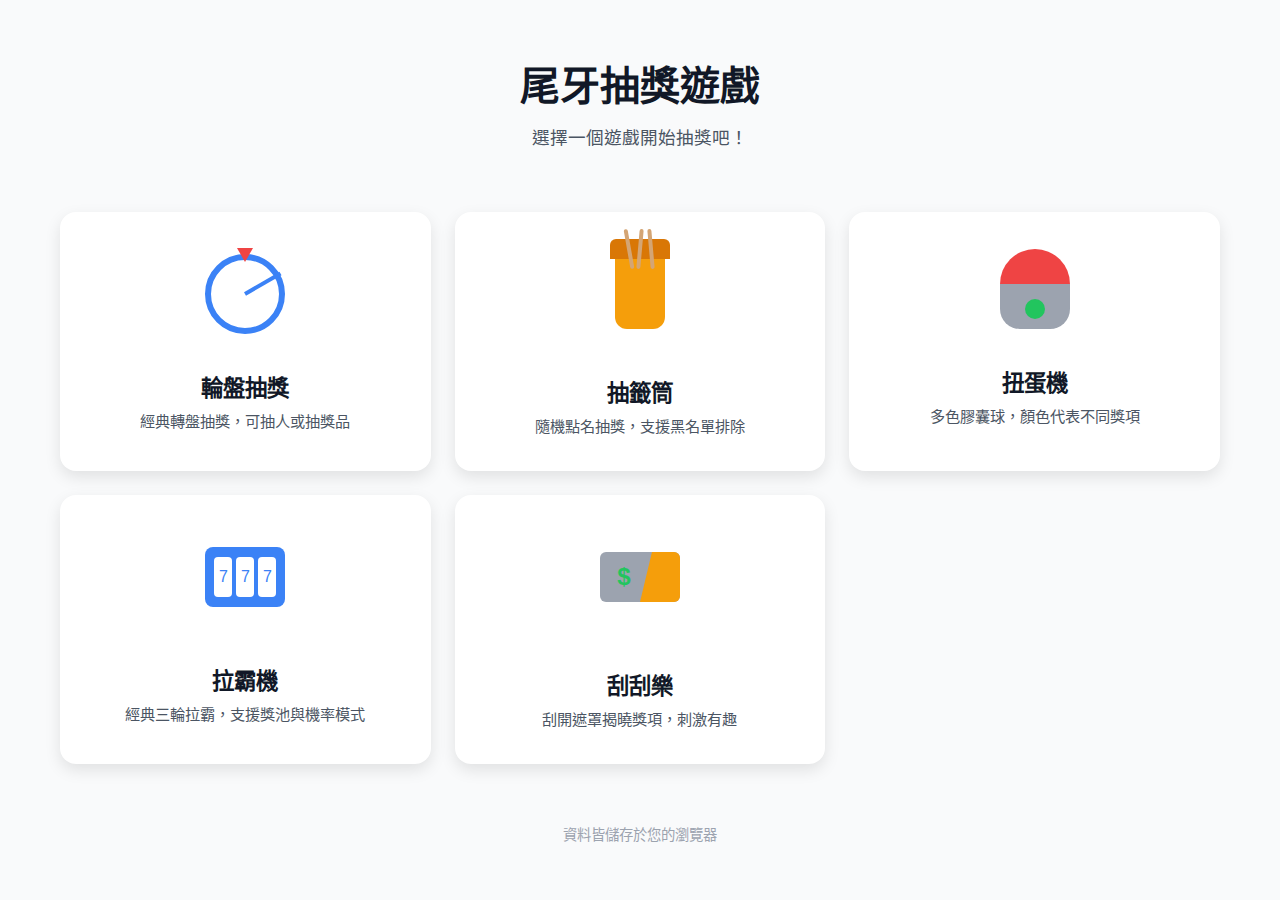
<file: index.html>
<!DOCTYPE html>
<html lang="zh-TW">
  <head>
    <meta charset="UTF-8" />
    <meta name="viewport" content="width=device-width, initial-scale=1.0" />
    <title>尾牙抽獎遊戲</title>
    <link rel="stylesheet" href="assets/css/global.css" />
    <style>
      .hero {
        text-align: center;
        padding: 60px 20px 40px;
      }
      .hero h1 {
        font-size: 2.5rem;
        color: var(--text-primary);
        margin-bottom: 12px;
      }
      .hero p {
        color: var(--text-secondary);
        font-size: 1.1rem;
      }
      .games-grid {
        display: grid;
        grid-template-columns: repeat(auto-fit, minmax(280px, 1fr));
        gap: 24px;
        max-width: 1200px;
        margin: 0 auto;
        padding: 20px;
      }
      .game-card {
        background: var(--card-bg);
        border-radius: var(--radius-lg);
        box-shadow: var(--shadow-md);
        padding: 32px 24px;
        text-align: center;
        cursor: pointer;
        transition: transform 0.2s, box-shadow 0.2s;
        text-decoration: none;
        display: block;
      }
      .game-card:hover {
        transform: translateY(-4px);
        box-shadow: var(--shadow-lg);
      }
      .game-card:active {
        transform: translateY(0);
      }
      .game-icon {
        width: 100px;
        height: 100px;
        margin: 0 auto 20px;
        position: relative;
      }
      .game-card h2 {
        font-size: 1.4rem;
        color: var(--text-primary);
        margin-bottom: 8px;
      }
      .game-card p {
        color: var(--text-secondary);
        font-size: 0.95rem;
        line-height: 1.5;
      }

      /* 輪盤圖示 */
      .icon-wheel {
        width: 80px;
        height: 80px;
        border-radius: 50%;
        border: 6px solid var(--primary);
        position: relative;
        margin: 10px auto;
      }
      .icon-wheel::before {
        content: "";
        position: absolute;
        top: 50%;
        left: 50%;
        width: 60%;
        height: 4px;
        background: var(--primary);
        transform-origin: left center;
        transform: translate(0, -50%) rotate(-30deg);
      }
      .icon-wheel::after {
        content: "";
        position: absolute;
        top: -12px;
        left: 50%;
        transform: translateX(-50%);
        border-left: 8px solid transparent;
        border-right: 8px solid transparent;
        border-top: 14px solid var(--danger);
      }

      /* 籤筒圖示 */
      .icon-picker {
        width: 50px;
        height: 70px;
        background: var(--warning);
        border-radius: 0 0 12px 12px;
        position: relative;
        margin: 15px auto;
      }
      .icon-picker::before {
        content: "";
        position: absolute;
        top: -20px;
        left: 50%;
        transform: translateX(-50%);
        width: 60px;
        height: 20px;
        background: var(--warning-dark);
        border-radius: 6px 6px 0 0;
      }
      .icon-picker-stick {
        position: absolute;
        width: 4px;
        height: 40px;
        background: #d4a574;
        border-radius: 2px;
        top: -30px;
      }
      .icon-picker-stick:nth-child(1) {
        left: 12px;
        transform: rotate(-10deg);
      }
      .icon-picker-stick:nth-child(2) {
        left: 23px;
        transform: rotate(5deg);
      }
      .icon-picker-stick:nth-child(3) {
        left: 34px;
        transform: rotate(-5deg);
      }

      /* 扭蛋圖示 */
      .icon-gacha {
        width: 70px;
        height: 90px;
        position: relative;
        margin: 5px auto;
      }
      .icon-gacha-top {
        width: 70px;
        height: 35px;
        background: var(--danger);
        border-radius: 35px 35px 0 0;
      }
      .icon-gacha-bottom {
        width: 70px;
        height: 45px;
        background: var(--text-tertiary);
        border-radius: 0 0 20px 20px;
        position: relative;
      }
      .icon-gacha-ball {
        width: 20px;
        height: 20px;
        border-radius: 50%;
        background: var(--success);
        position: absolute;
        bottom: 10px;
        left: 50%;
        transform: translateX(-50%);
      }

      /* 拉霸圖示 */
      .icon-slot {
        width: 80px;
        height: 60px;
        background: var(--primary);
        border-radius: 8px;
        display: flex;
        justify-content: center;
        align-items: center;
        gap: 4px;
        margin: 20px auto;
      }
      .icon-slot-reel {
        width: 18px;
        height: 40px;
        background: white;
        border-radius: 4px;
        display: flex;
        align-items: center;
        justify-content: center;
        font-size: 16px;
      }

      /* 刮刮樂圖示 */
      .icon-scratch {
        width: 80px;
        height: 50px;
        background: var(--text-tertiary);
        border-radius: 6px;
        position: relative;
        margin: 25px auto;
        overflow: hidden;
      }
      .icon-scratch::before {
        content: "$";
        position: absolute;
        font-size: 24px;
        font-weight: bold;
        color: var(--success);
        top: 50%;
        left: 30%;
        transform: translate(-50%, -50%);
      }
      .icon-scratch::after {
        content: "";
        position: absolute;
        top: 0;
        right: 0;
        width: 50%;
        height: 100%;
        background: var(--warning);
        clip-path: polygon(30% 0, 100% 0, 100% 100%, 0% 100%);
      }

      .footer {
        text-align: center;
        padding: 40px 20px;
        color: var(--text-tertiary);
        font-size: 0.9rem;
      }
    </style>
  </head>
  <body>
    <div class="hero">
      <h1>尾牙抽獎遊戲</h1>
      <p>選擇一個遊戲開始抽獎吧！</p>
    </div>

    <div class="games-grid">
      <!-- 輪盤抽獎 -->
      <a href="games/wheel/index.html" class="game-card">
        <div class="game-icon">
          <div class="icon-wheel"></div>
        </div>
        <h2>輪盤抽獎</h2>
        <p>經典轉盤抽獎，可抽人或抽獎品</p>
      </a>

      <!-- 抽籤筒 -->
      <a href="games/picker/index.html" class="game-card">
        <div class="game-icon">
          <div class="icon-picker">
            <div class="icon-picker-stick"></div>
            <div class="icon-picker-stick"></div>
            <div class="icon-picker-stick"></div>
          </div>
        </div>
        <h2>抽籤筒</h2>
        <p>隨機點名抽獎，支援黑名單排除</p>
      </a>

      <!-- 扭蛋 -->
      <a href="games/gacha/index.html" class="game-card">
        <div class="game-icon">
          <div class="icon-gacha">
            <div class="icon-gacha-top"></div>
            <div class="icon-gacha-bottom">
              <div class="icon-gacha-ball"></div>
            </div>
          </div>
        </div>
        <h2>扭蛋機</h2>
        <p>多色膠囊球，顏色代表不同獎項</p>
      </a>

      <!-- 拉霸機 -->
      <a href="games/slot/index.html" class="game-card">
        <div class="game-icon">
          <div class="icon-slot">
            <div class="icon-slot-reel">7</div>
            <div class="icon-slot-reel">7</div>
            <div class="icon-slot-reel">7</div>
          </div>
        </div>
        <h2>拉霸機</h2>
        <p>經典三輪拉霸，支援獎池與機率模式</p>
      </a>

      <!-- 刮刮樂 -->
      <a href="games/scratch/index.html" class="game-card">
        <div class="game-icon">
          <div class="icon-scratch"></div>
        </div>
        <h2>刮刮樂</h2>
        <p>刮開遮罩揭曉獎項，刺激有趣</p>
      </a>
    </div>

    <div class="footer">
      <p>資料皆儲存於您的瀏覽器</p>
    </div>
  </body>
</html>
</file>
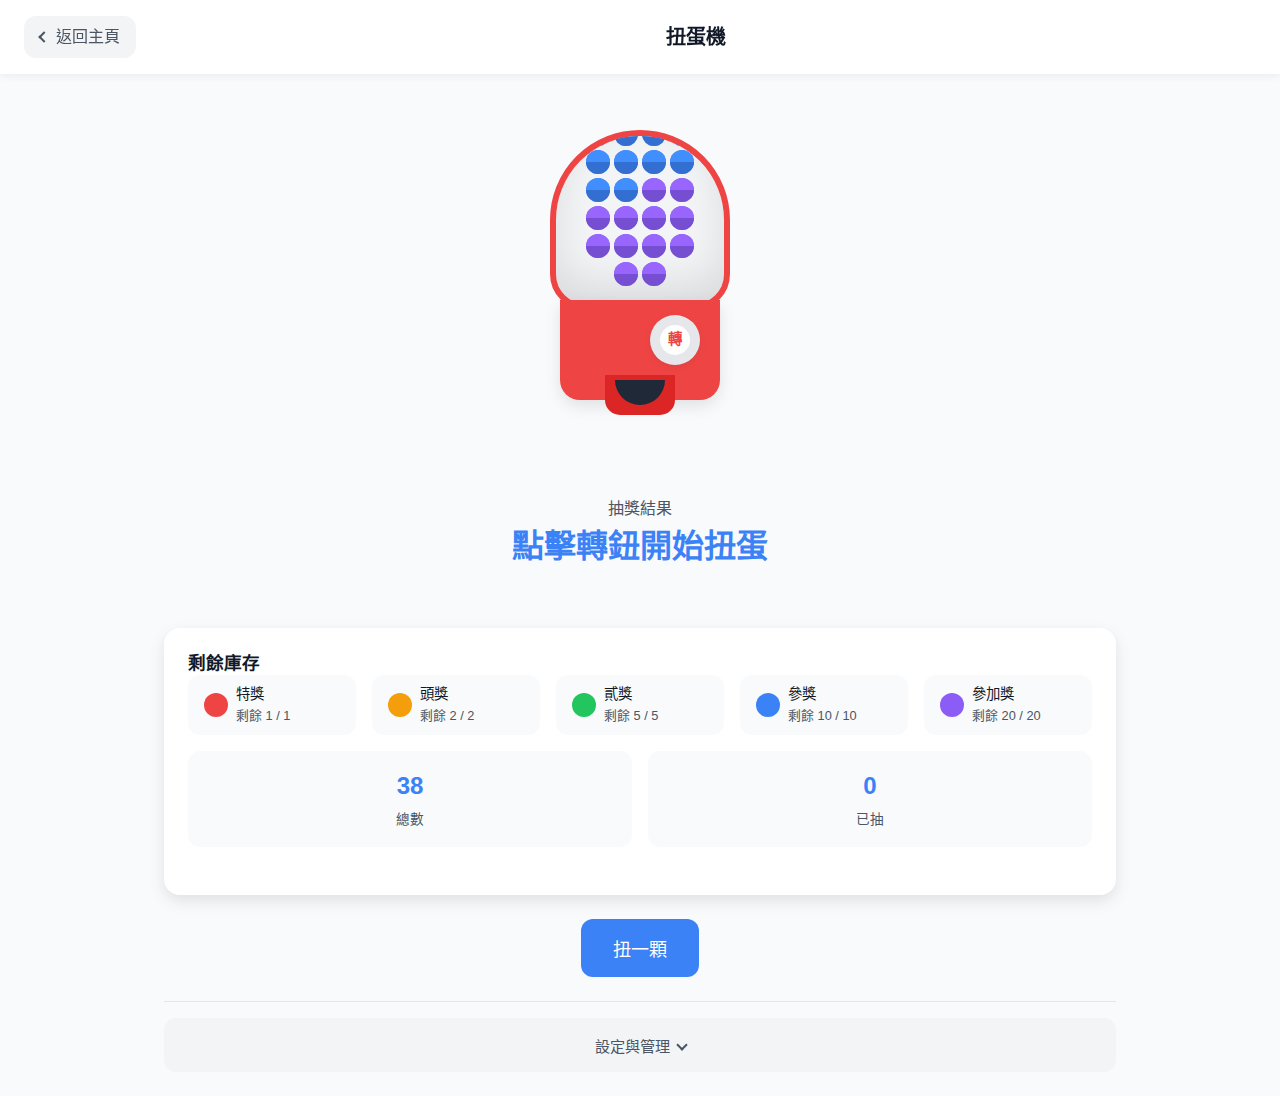
<file: games/gacha/index.html>
<!DOCTYPE html>
<html lang="zh-TW">
<head>
  <meta charset="UTF-8">
  <meta name="viewport" content="width=device-width, initial-scale=1.0">
  <title>扭蛋機 - 尾牙抽獎遊戲</title>
  <link rel="stylesheet" href="../../assets/css/global.css">
  <link rel="stylesheet" href="style.css">
</head>
<body>
  <!-- Header -->
  <header class="game-header">
    <a href="../../index.html" class="back-btn">返回主頁</a>
    <h1>扭蛋機</h1>
    <div></div>
  </header>

  <div class="container">
    <!-- 扭蛋機區域 -->
    <div class="gacha-container">
      <div class="gacha-machine">
        <!-- 機器頂部 -->
        <div class="machine-top">
          <div class="machine-globe">
            <div class="capsules-display" id="capsulesDisplay">
              <!-- 動態產生膠囊球 -->
            </div>
          </div>
        </div>
        <!-- 機器底部 -->
        <div class="machine-body">
          <div class="machine-knob" id="machineKnob">
            <div class="knob-inner">轉</div>
          </div>
          <div class="machine-outlet">
            <div class="outlet-hole"></div>
          </div>
        </div>
        <!-- 掉落的膠囊 -->
        <div class="falling-capsule hidden" id="fallingCapsule">
          <div class="capsule">
            <div class="capsule-top"></div>
            <div class="capsule-bottom"></div>
          </div>
        </div>
      </div>
    </div>

    <!-- 結果顯示 -->
    <div class="result-display" id="resultDisplay">
      <div class="result-label">抽獎結果</div>
      <div class="result-capsule hidden" id="resultCapsule">
        <div class="capsule large">
          <div class="capsule-top"></div>
          <div class="capsule-bottom"></div>
        </div>
      </div>
      <div class="result-text" id="resultText">點擊轉鈕開始扭蛋</div>
      <div class="result-prize hidden" id="resultPrize"></div>
    </div>

    <!-- 庫存統計 -->
    <div class="inventory-section">
      <h3 class="section-title">剩餘庫存</h3>
      <div class="inventory-grid" id="inventoryGrid">
        <!-- 動態產生 -->
      </div>
      <div class="stats-row mt-md">
        <div class="stat-item">
          <div class="stat-value" id="totalCount">0</div>
          <div class="stat-label">總數</div>
        </div>
        <div class="stat-item">
          <div class="stat-value" id="drawnCount">0</div>
          <div class="stat-label">已抽</div>
        </div>
      </div>
    </div>

    <!-- 操作按鈕 -->
    <div class="action-buttons">
      <button class="btn btn-primary btn-lg" id="gachaBtn">扭一顆</button>
    </div>

    <!-- 設定面板（預設隱藏） -->
    <div class="settings-panel">
      <button class="settings-toggle-btn" id="settingsToggle">設定與管理</button>
      <div class="settings-content" id="settingsContent">
        <!-- 顏色設定 -->
        <div class="card mt-lg">
          <div class="section-header">
            <h3 class="section-title">顏色與獎項設定</h3>
            <button class="btn btn-sm btn-success" id="addColorBtn">新增顏色</button>
          </div>
          <div class="color-settings" id="colorSettings">
            <!-- 動態產生 -->
          </div>
          <button class="btn btn-primary mt-md" id="applySettingsBtn">套用設定</button>
        </div>

        <!-- 操作紀錄 -->
        <div class="logs-section">
          <div class="logs-header">
            <h3 class="section-title collapse-toggle" id="logsToggle">操作紀錄</h3>
            <span class="badge" id="logsCount">0 筆</span>
          </div>
          <div class="collapse-content" id="logsContent">
            <div class="logs-list" id="logsList"></div>
          </div>
        </div>

        <!-- 資料管理 -->
        <div class="data-actions">
          <button class="btn btn-secondary" id="exportBtn">匯出 JSON</button>
          <button class="btn btn-secondary" id="importBtn">匯入 JSON</button>
          <button class="btn btn-danger" id="resetBtn">重置遊戲</button>
        </div>
      </div>
    </div>
  </div>

  <!-- 匯入 Modal -->
  <div class="modal-overlay" id="importModal">
    <div class="modal">
      <div class="modal-header">
        <h3>匯入 JSON</h3>
        <button class="modal-close" id="closeImportModal">&times;</button>
      </div>
      <div class="modal-body">
        <div class="form-group">
          <label class="form-label">選擇檔案</label>
          <input type="file" accept=".json" id="importFile" class="form-input">
        </div>
        <div class="form-group">
          <label class="form-label">或貼上 JSON</label>
          <textarea class="form-textarea" id="importText" placeholder='{"version": "LUCKY_GACHA_V1", ...}'></textarea>
        </div>
      </div>
      <div class="modal-footer">
        <button class="btn btn-secondary" id="cancelImport">取消</button>
        <button class="btn btn-primary" id="confirmImport">確認匯入</button>
      </div>
    </div>
  </div>

  <script src="../../assets/js/utils.js"></script>
  <script src="app.js"></script>
</body>
</html>
</file>
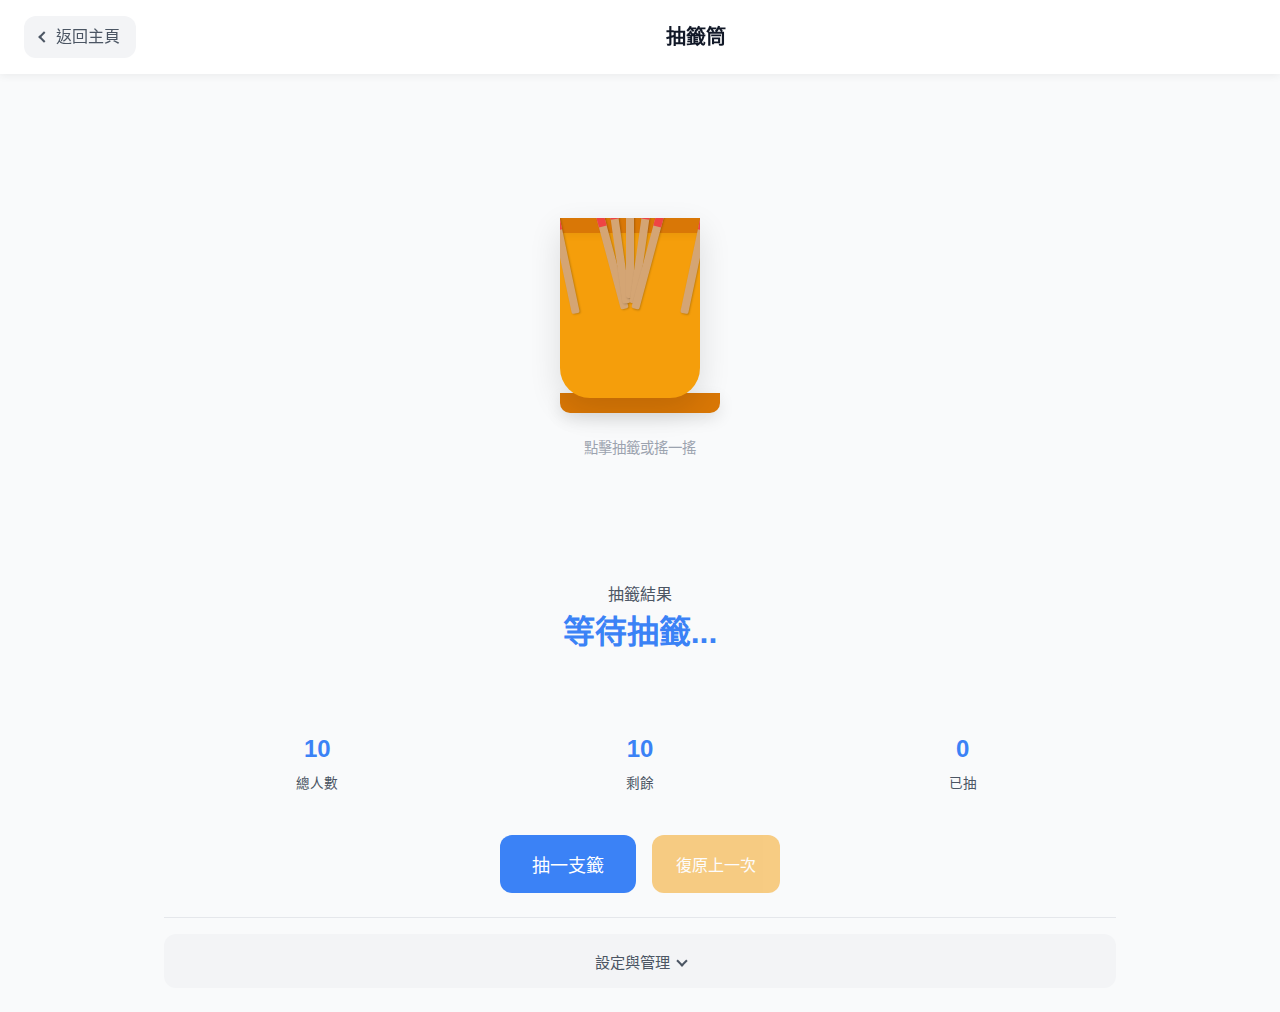
<file: games/picker/index.html>
<!DOCTYPE html>
<html lang="zh-TW">
<head>
  <meta charset="UTF-8">
  <meta name="viewport" content="width=device-width, initial-scale=1.0">
  <title>抽籤筒 - 尾牙抽獎遊戲</title>
  <link rel="stylesheet" href="../../assets/css/global.css">
  <link rel="stylesheet" href="style.css">
</head>
<body>
  <!-- Header -->
  <header class="game-header">
    <a href="../../index.html" class="back-btn">返回主頁</a>
    <h1>抽籤筒</h1>
    <div></div>
  </header>

  <div class="container">
    <!-- 籤筒區域 -->
    <div class="picker-container">
      <!-- 抽出的籤條（打橫顯示名字） -->
      <div class="picked-stick-container" id="pickedStickContainer">
        <div class="picked-stick">
          <span class="picked-stick-name" id="pickedStickName"></span>
        </div>
      </div>

      <div class="picker-jar" id="pickerJar">
        <div class="jar-body">
          <div class="jar-rim"></div>
          <div class="sticks-container" id="sticksContainer">
            <!-- 動態產生籤條 -->
          </div>
        </div>
        <div class="jar-base"></div>
      </div>
      <div class="shake-hint" id="shakeHint">點擊抽籤或搖一搖</div>
    </div>

    <!-- 結果顯示 -->
    <div class="result-display" id="resultDisplay">
      <div class="result-label">抽籤結果</div>
      <div class="result-text" id="resultText">等待抽籤...</div>
    </div>

    <!-- 統計 -->
    <div class="stats-row">
      <div class="stat-item">
        <div class="stat-value" id="totalCount">0</div>
        <div class="stat-label">總人數</div>
      </div>
      <div class="stat-item">
        <div class="stat-value" id="remainCount">0</div>
        <div class="stat-label">剩餘</div>
      </div>
      <div class="stat-item">
        <div class="stat-value" id="drawnCount">0</div>
        <div class="stat-label">已抽</div>
      </div>
    </div>

    <!-- 操作按鈕 -->
    <div class="action-buttons">
      <button class="btn btn-primary btn-lg" id="pickBtn">抽一支籤</button>
      <button class="btn btn-warning" id="undoBtn" disabled>復原上一次</button>
    </div>

    <!-- 設定面板（預設隱藏） -->
    <div class="settings-panel">
      <button class="settings-toggle-btn" id="settingsToggle">設定與管理</button>
      <div class="settings-content" id="settingsContent">
        <!-- 名單編輯 -->
        <div class="card mt-lg">
          <div class="section-header">
            <h3 class="section-title">名單編輯（每行一人）</h3>
            <button class="btn btn-sm btn-secondary" id="applyListBtn">套用名單</button>
          </div>
          <textarea class="form-textarea" id="listInput" placeholder="請輸入名單，每行一人..."></textarea>
        </div>

        <!-- 黑名單 -->
        <div class="card mt-lg">
          <div class="section-header">
            <h3 class="section-title">黑名單（不參與抽獎）</h3>
            <button class="btn btn-sm btn-secondary" id="applyBlacklistBtn">套用黑名單</button>
          </div>
          <textarea class="form-textarea" id="blacklistInput" placeholder="請輸入黑名單，每行一人..."></textarea>
        </div>

        <!-- 已抽出名單 -->
        <div class="card mt-lg">
          <div class="section-header">
            <h3 class="section-title">已抽出名單</h3>
            <button class="btn btn-sm btn-secondary" id="clearDrawnBtn">清除已抽</button>
          </div>
          <div class="drawn-list" id="drawnList">
            <p class="empty-text">尚無已抽人員</p>
          </div>
        </div>

        <!-- 操作紀錄 -->
        <div class="logs-section">
          <div class="logs-header">
            <h3 class="section-title collapse-toggle" id="logsToggle">操作紀錄</h3>
            <span class="badge" id="logsCount">0 筆</span>
          </div>
          <div class="collapse-content" id="logsContent">
            <div class="logs-list" id="logsList"></div>
          </div>
        </div>

        <!-- 資料管理 -->
        <div class="data-actions">
          <button class="btn btn-secondary" id="exportBtn">匯出 JSON</button>
          <button class="btn btn-secondary" id="importBtn">匯入 JSON</button>
          <button class="btn btn-danger" id="resetBtn">重置遊戲</button>
        </div>
      </div>
    </div>
  </div>

  <!-- 匯入 Modal -->
  <div class="modal-overlay" id="importModal">
    <div class="modal">
      <div class="modal-header">
        <h3>匯入 JSON</h3>
        <button class="modal-close" id="closeImportModal">&times;</button>
      </div>
      <div class="modal-body">
        <div class="form-group">
          <label class="form-label">選擇檔案</label>
          <input type="file" accept=".json" id="importFile" class="form-input">
        </div>
        <div class="form-group">
          <label class="form-label">或貼上 JSON</label>
          <textarea class="form-textarea" id="importText" placeholder='{"version": "LUCKY_PICKER_V1", ...}'></textarea>
        </div>
      </div>
      <div class="modal-footer">
        <button class="btn btn-secondary" id="cancelImport">取消</button>
        <button class="btn btn-primary" id="confirmImport">確認匯入</button>
      </div>
    </div>
  </div>

  <script src="../../assets/js/utils.js"></script>
  <script src="app.js"></script>
</body>
</html>
</file>
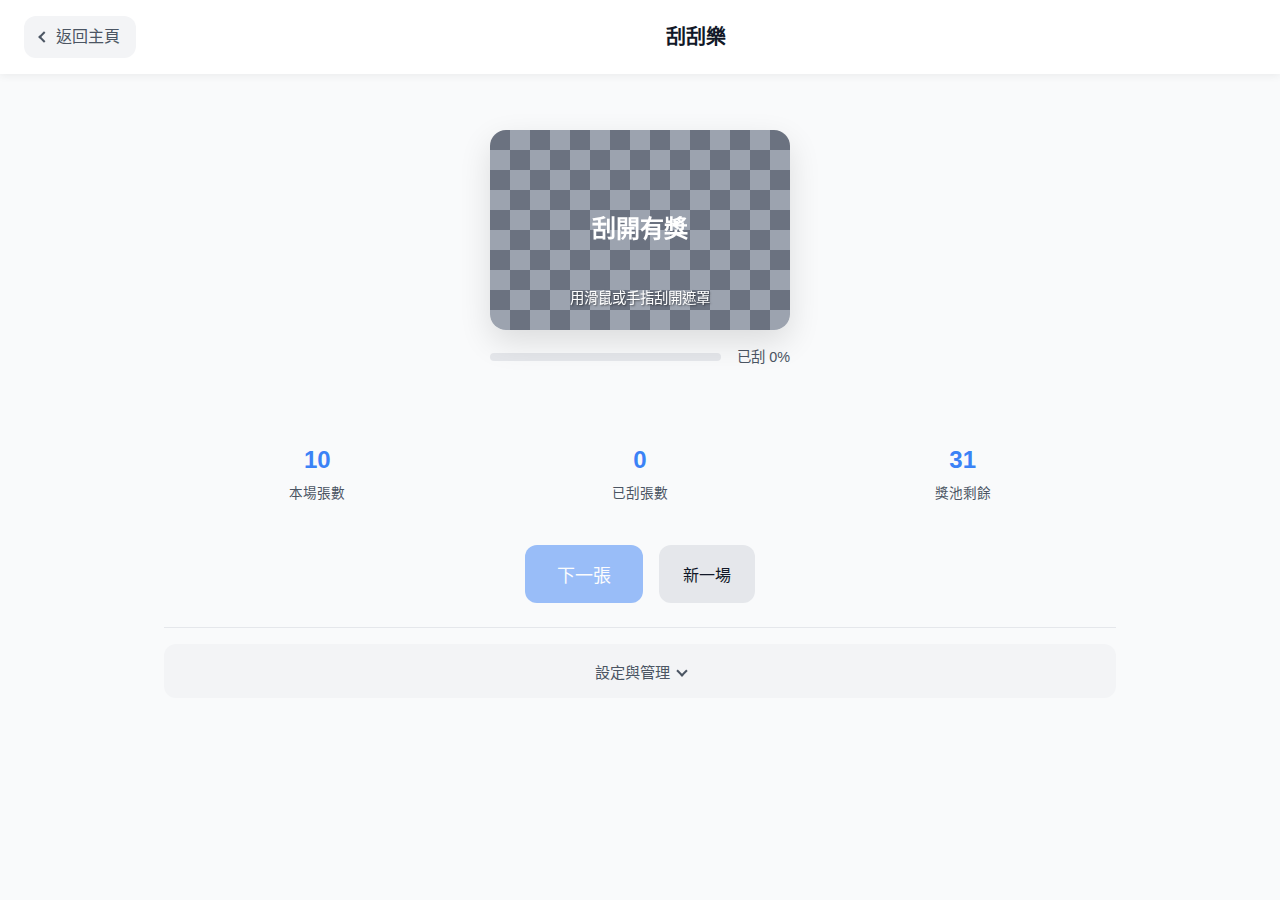
<file: games/scratch/index.html>
<!DOCTYPE html>
<html lang="zh-TW">
<head>
  <meta charset="UTF-8">
  <meta name="viewport" content="width=device-width, initial-scale=1.0">
  <title>刮刮樂 - 尾牙抽獎遊戲</title>
  <link rel="stylesheet" href="../../assets/css/global.css">
  <link rel="stylesheet" href="style.css">
</head>
<body>
  <!-- Header -->
  <header class="game-header">
    <a href="../../index.html" class="back-btn">返回主頁</a>
    <h1>刮刮樂</h1>
    <div></div>
  </header>

  <div class="container">
    <!-- 刮刮樂卡片區域 -->
    <div class="scratch-container">
      <div class="scratch-card" id="scratchCard">
        <div class="card-prize" id="cardPrize">
          <div class="prize-icon">?</div>
          <div class="prize-text">等待揭曉</div>
        </div>
        <canvas id="scratchCanvas"></canvas>
        <div class="scratch-hint" id="scratchHint">用滑鼠或手指刮開遮罩</div>
      </div>
      <div class="scratch-progress">
        <div class="progress-bar">
          <div class="progress-fill" id="progressFill"></div>
        </div>
        <span class="progress-text" id="progressText">已刮 0%</span>
      </div>
    </div>

    <!-- 結果顯示 -->
    <div class="result-display hidden" id="resultDisplay">
      <div class="result-label">本次結果</div>
      <div class="result-text" id="resultText"></div>
    </div>

    <!-- 統計 -->
    <div class="stats-row">
      <div class="stat-item">
        <div class="stat-value" id="cardCount">0</div>
        <div class="stat-label">本場張數</div>
      </div>
      <div class="stat-item">
        <div class="stat-value" id="scratchedCount">0</div>
        <div class="stat-label">已刮張數</div>
      </div>
      <div class="stat-item">
        <div class="stat-value" id="poolRemain">0</div>
        <div class="stat-label">獎池剩餘</div>
      </div>
    </div>

    <!-- 操作按鈕 -->
    <div class="action-buttons">
      <button class="btn btn-primary btn-lg" id="nextCardBtn" disabled>下一張</button>
      <button class="btn btn-secondary" id="newGameBtn">新一場</button>
    </div>

    <!-- 設定面板（預設隱藏） -->
    <div class="settings-panel">
      <button class="settings-toggle-btn" id="settingsToggle">設定與管理</button>
      <div class="settings-content" id="settingsContent">
        <!-- 模式切換 -->
        <div class="card mt-lg">
          <div class="section-header">
            <h3 class="section-title">遊戲設定</h3>
          </div>

          <div class="form-group">
            <label class="form-label">每場張數（0 = 無限制）</label>
            <input type="number" id="maxCards" class="form-input" value="10" min="0">
          </div>

          <div class="mode-tabs">
            <button class="mode-tab active" data-mode="pool">獎池模式</button>
            <button class="mode-tab" data-mode="weight">機率模式</button>
          </div>

          <!-- 獎池模式設定 -->
          <div class="mode-content active" id="poolMode">
            <p class="mode-desc">獎池模式：每個獎項刮到後會從池中移除</p>
            <div class="pool-settings" id="poolSettings">
              <!-- 動態產生 -->
            </div>
            <button class="btn btn-sm btn-success mt-md" id="addPoolItemBtn">新增獎項</button>
          </div>

          <!-- 機率模式設定 -->
          <div class="mode-content" id="weightMode">
            <p class="mode-desc">機率模式：根據權重隨機抽取，可重複中獎</p>
            <div class="weight-settings" id="weightSettings">
              <!-- 動態產生 -->
            </div>
            <button class="btn btn-sm btn-success mt-md" id="addWeightItemBtn">新增獎項</button>
          </div>

          <button class="btn btn-primary mt-md" id="applySettingsBtn">套用設定</button>
        </div>

        <!-- 本場紀錄 -->
        <div class="card mt-lg">
          <div class="section-header">
            <h3 class="section-title">本場紀錄</h3>
            <button class="btn btn-sm btn-secondary" id="clearSessionBtn">清除紀錄</button>
          </div>
          <div class="session-results" id="sessionResults">
            <p class="empty-text">尚無紀錄</p>
          </div>
        </div>

        <!-- 操作紀錄 -->
        <div class="logs-section">
          <div class="logs-header">
            <h3 class="section-title collapse-toggle" id="logsToggle">操作紀錄</h3>
            <span class="badge" id="logsCount">0 筆</span>
          </div>
          <div class="collapse-content" id="logsContent">
            <div class="logs-list" id="logsList"></div>
          </div>
        </div>

        <!-- 資料管理 -->
        <div class="data-actions">
          <button class="btn btn-secondary" id="exportBtn">匯出 JSON</button>
          <button class="btn btn-secondary" id="importBtn">匯入 JSON</button>
          <button class="btn btn-danger" id="resetBtn">重置遊戲</button>
        </div>
      </div>
    </div>
  </div>

  <!-- 匯入 Modal -->
  <div class="modal-overlay" id="importModal">
    <div class="modal">
      <div class="modal-header">
        <h3>匯入 JSON</h3>
        <button class="modal-close" id="closeImportModal">&times;</button>
      </div>
      <div class="modal-body">
        <div class="form-group">
          <label class="form-label">選擇檔案</label>
          <input type="file" accept=".json" id="importFile" class="form-input">
        </div>
        <div class="form-group">
          <label class="form-label">或貼上 JSON</label>
          <textarea class="form-textarea" id="importText" placeholder='{"version": "LUCKY_SCRATCH_V1", ...}'></textarea>
        </div>
      </div>
      <div class="modal-footer">
        <button class="btn btn-secondary" id="cancelImport">取消</button>
        <button class="btn btn-primary" id="confirmImport">確認匯入</button>
      </div>
    </div>
  </div>

  <script src="../../assets/js/utils.js"></script>
  <script src="app.js"></script>
</body>
</html>
</file>
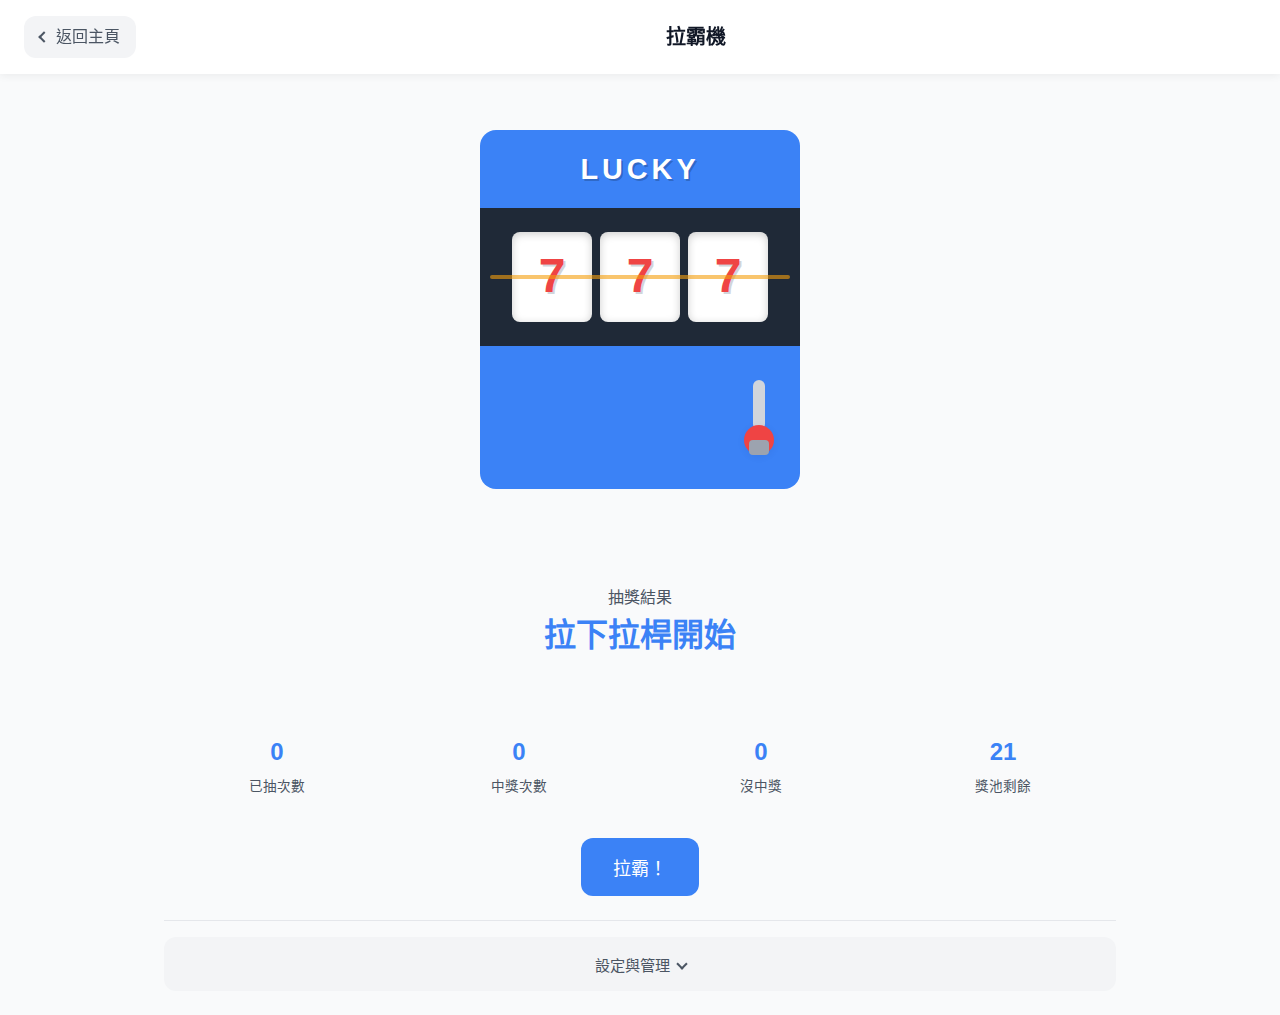
<file: games/slot/index.html>
<!DOCTYPE html>
<html lang="zh-TW">
<head>
  <meta charset="UTF-8">
  <meta name="viewport" content="width=device-width, initial-scale=1.0">
  <title>拉霸機 - 尾牙抽獎遊戲</title>
  <link rel="stylesheet" href="../../assets/css/global.css">
  <link rel="stylesheet" href="style.css">
</head>
<body>
  <!-- Header -->
  <header class="game-header">
    <a href="../../index.html" class="back-btn">返回主頁</a>
    <h1>拉霸機</h1>
    <div></div>
  </header>

  <div class="container">
    <!-- 拉霸機區域 -->
    <div class="slot-container">
      <div class="slot-machine">
        <div class="slot-top">
          <div class="slot-title">LUCKY</div>
        </div>
        <div class="slot-display">
          <div class="reel-container">
            <div class="reel" id="reel1">
              <div class="reel-strip" id="strip1"></div>
            </div>
            <div class="reel" id="reel2">
              <div class="reel-strip" id="strip2"></div>
            </div>
            <div class="reel" id="reel3">
              <div class="reel-strip" id="strip3"></div>
            </div>
          </div>
          <div class="win-line"></div>
        </div>
        <div class="slot-bottom">
          <div class="lever" id="lever">
            <div class="lever-handle"></div>
            <div class="lever-ball"></div>
          </div>
        </div>
      </div>
    </div>

    <!-- 結果顯示 -->
    <div class="result-display" id="resultDisplay">
      <div class="result-label">抽獎結果</div>
      <div class="result-text" id="resultText">拉下拉桿開始</div>
      <div class="result-prize hidden" id="resultPrize"></div>
    </div>

    <!-- 統計 -->
    <div class="stats-row">
      <div class="stat-item">
        <div class="stat-value" id="spinCount">0</div>
        <div class="stat-label">已抽次數</div>
      </div>
      <div class="stat-item">
        <div class="stat-value" id="winCount">0</div>
        <div class="stat-label">中獎次數</div>
      </div>
      <div class="stat-item">
        <div class="stat-value" id="missCount">0</div>
        <div class="stat-label">沒中獎</div>
      </div>
      <div class="stat-item">
        <div class="stat-value" id="poolRemain">0</div>
        <div class="stat-label">獎池剩餘</div>
      </div>
    </div>

    <!-- 操作按鈕 -->
    <div class="action-buttons">
      <button class="btn btn-primary btn-lg" id="spinBtn">拉霸！</button>
    </div>

    <!-- 設定面板（預設隱藏） -->
    <div class="settings-panel">
      <button class="settings-toggle-btn" id="settingsToggle">設定與管理</button>
      <div class="settings-content" id="settingsContent">
        <!-- 模式切換 -->
        <div class="card mt-lg">
          <div class="section-header">
            <h3 class="section-title">遊戲模式</h3>
          </div>
          <div class="mode-tabs">
            <button class="mode-tab active" data-mode="pool">獎池模式</button>
            <button class="mode-tab" data-mode="weight">機率模式</button>
          </div>

          <!-- 獎池模式設定 -->
          <div class="mode-content active" id="poolMode">
            <p class="mode-desc">獎池模式：每個獎項抽到後會從池中移除</p>
            <div class="pool-settings" id="poolSettings">
              <!-- 動態產生 -->
            </div>
            <button class="btn btn-sm btn-success mt-md" id="addPoolItemBtn">新增獎項</button>
          </div>

          <!-- 機率模式設定 -->
          <div class="mode-content" id="weightMode">
            <p class="mode-desc">機率模式：根據權重隨機抽取，可重複中獎</p>
            <div class="weight-settings" id="weightSettings">
              <!-- 動態產生 -->
            </div>
            <button class="btn btn-sm btn-success mt-md" id="addWeightItemBtn">新增符號</button>
            <div class="miss-weight-setting mt-md">
              <label class="form-label">沒中獎權重（三個不同符號）</label>
              <input type="number" id="missWeightInput" class="form-input" value="50" min="0" style="width: 100px;">
            </div>
          </div>

          <button class="btn btn-primary mt-md" id="applySettingsBtn">套用設定</button>
        </div>

        <!-- 中獎組合說明 -->
        <div class="card mt-lg">
          <div class="section-header">
            <h3 class="section-title">中獎組合</h3>
          </div>
          <div class="win-combinations" id="winCombinations">
            <p style="color: var(--text-secondary);">三個相同符號即中獎！</p>
          </div>
        </div>

        <!-- 操作紀錄 -->
        <div class="logs-section">
          <div class="logs-header">
            <h3 class="section-title collapse-toggle" id="logsToggle">操作紀錄</h3>
            <span class="badge" id="logsCount">0 筆</span>
          </div>
          <div class="collapse-content" id="logsContent">
            <div class="logs-list" id="logsList"></div>
          </div>
        </div>

        <!-- 資料管理 -->
        <div class="data-actions">
          <button class="btn btn-secondary" id="exportBtn">匯出 JSON</button>
          <button class="btn btn-secondary" id="importBtn">匯入 JSON</button>
          <button class="btn btn-danger" id="resetBtn">重置遊戲</button>
        </div>
      </div>
    </div>
  </div>

  <!-- 匯入 Modal -->
  <div class="modal-overlay" id="importModal">
    <div class="modal">
      <div class="modal-header">
        <h3>匯入 JSON</h3>
        <button class="modal-close" id="closeImportModal">&times;</button>
      </div>
      <div class="modal-body">
        <div class="form-group">
          <label class="form-label">選擇檔案</label>
          <input type="file" accept=".json" id="importFile" class="form-input">
        </div>
        <div class="form-group">
          <label class="form-label">或貼上 JSON</label>
          <textarea class="form-textarea" id="importText" placeholder='{"version": "LUCKY_SLOT_V1", ...}'></textarea>
        </div>
      </div>
      <div class="modal-footer">
        <button class="btn btn-secondary" id="cancelImport">取消</button>
        <button class="btn btn-primary" id="confirmImport">確認匯入</button>
      </div>
    </div>
  </div>

  <script src="../../assets/js/utils.js"></script>
  <script src="app.js"></script>
</body>
</html>
</file>
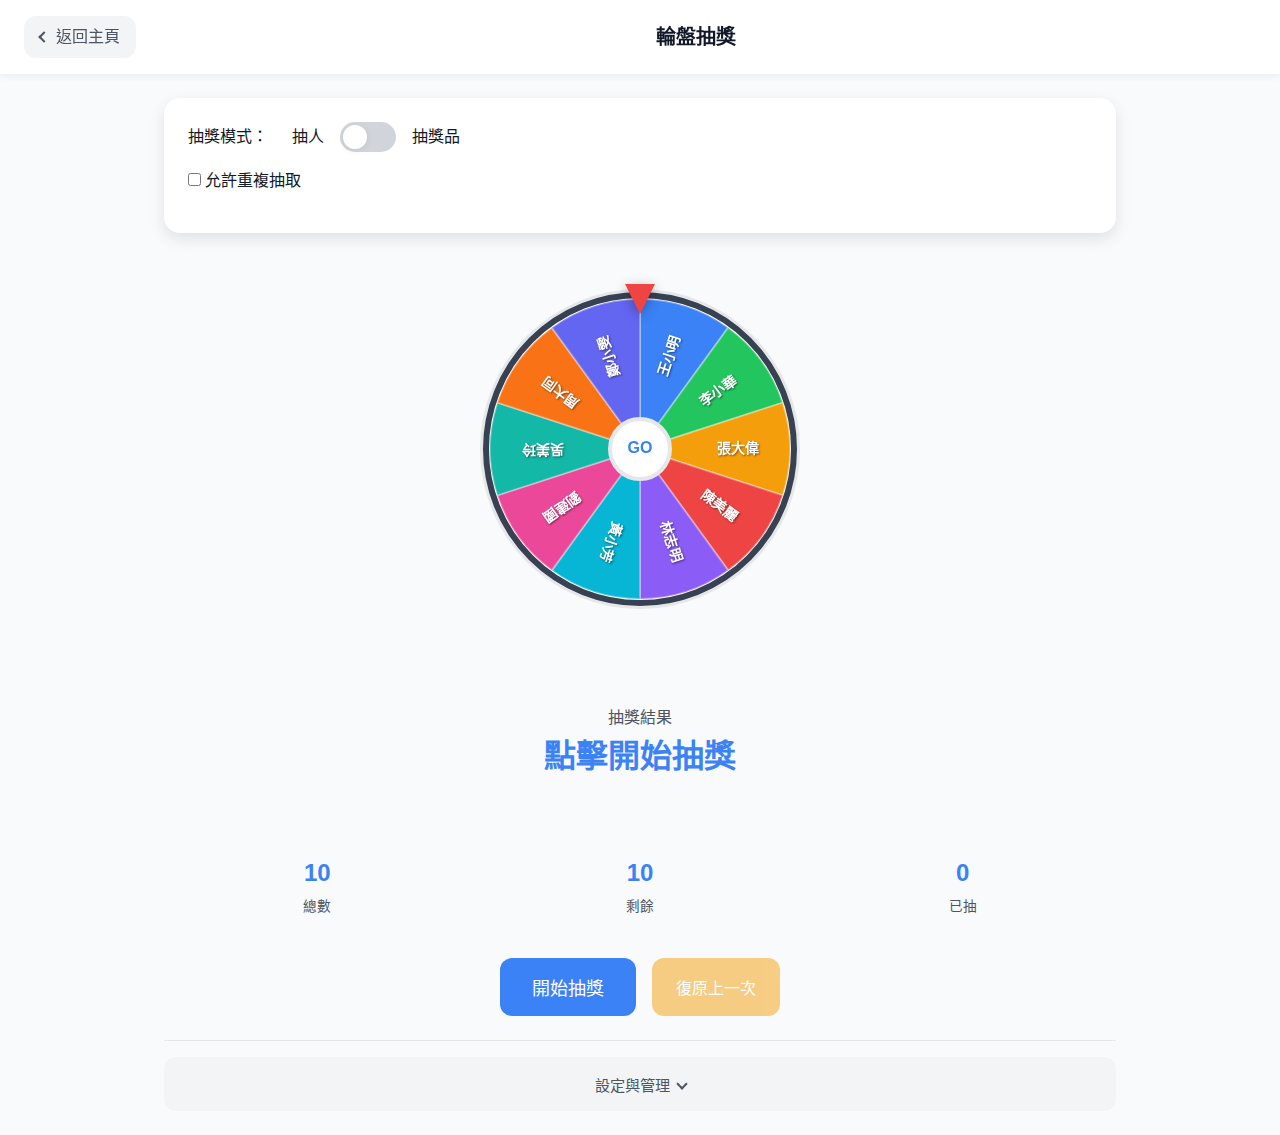
<file: games/wheel/index.html>
<!DOCTYPE html>
<html lang="zh-TW">
<head>
  <meta charset="UTF-8">
  <meta name="viewport" content="width=device-width, initial-scale=1.0">
  <title>輪盤抽獎 - 尾牙抽獎遊戲</title>
  <link rel="stylesheet" href="../../assets/css/global.css">
  <link rel="stylesheet" href="style.css">
</head>
<body>
  <!-- Header -->
  <header class="game-header">
    <a href="../../index.html" class="back-btn">返回主頁</a>
    <h1>輪盤抽獎</h1>
    <div></div>
  </header>

  <div class="container">
    <!-- 模式切換 -->
    <div class="card mb-lg">
      <div class="toggle-container">
        <span class="toggle-label">抽獎模式：</span>
        <span id="modeLabel">抽人</span>
        <div id="modeToggle" class="toggle"></div>
        <span>抽獎品</span>
      </div>
      <div class="form-group mt-md">
        <label>
          <input type="checkbox" id="allowDuplicate"> 允許重複抽取
        </label>
      </div>
    </div>

    <!-- 輪盤區域 -->
    <div class="wheel-container">
      <div class="wheel-wrapper">
        <div class="wheel-pointer"></div>
        <canvas id="wheelCanvas" width="320" height="320"></canvas>
      </div>
    </div>

    <!-- 結果顯示 -->
    <div class="result-display" id="resultDisplay">
      <div class="result-label">抽獎結果</div>
      <div class="result-text" id="resultText">點擊開始抽獎</div>
    </div>

    <!-- 統計 -->
    <div class="stats-row">
      <div class="stat-item">
        <div class="stat-value" id="totalCount">0</div>
        <div class="stat-label">總數</div>
      </div>
      <div class="stat-item">
        <div class="stat-value" id="remainCount">0</div>
        <div class="stat-label">剩餘</div>
      </div>
      <div class="stat-item">
        <div class="stat-value" id="drawnCount">0</div>
        <div class="stat-label">已抽</div>
      </div>
    </div>

    <!-- 操作按鈕 -->
    <div class="action-buttons">
      <button class="btn btn-primary btn-lg" id="spinBtn">開始抽獎</button>
      <button class="btn btn-warning" id="undoBtn" disabled>復原上一次</button>
    </div>

    <!-- 設定面板（預設隱藏） -->
    <div class="settings-panel">
      <button class="settings-toggle-btn" id="settingsToggle">設定與管理</button>
      <div class="settings-content" id="settingsContent">
        <!-- 名單編輯 -->
        <div class="card mt-lg">
          <div class="section-header">
            <h3 class="section-title" id="listTitle">名單編輯（每行一個）</h3>
            <button class="btn btn-sm btn-secondary" id="applyListBtn">套用名單</button>
          </div>
          <textarea class="form-textarea" id="listInput" placeholder="請輸入名單，每行一個..."></textarea>
        </div>

        <!-- 已抽出名單 -->
        <div class="card mt-lg">
          <div class="section-header">
            <h3 class="section-title">已抽出項目</h3>
            <button class="btn btn-sm btn-secondary" id="clearDrawnBtn">清除已抽</button>
          </div>
          <div class="drawn-list" id="drawnList">
            <p class="text-center" style="color: var(--text-tertiary);">尚無已抽項目</p>
          </div>
        </div>

        <!-- 操作紀錄 -->
        <div class="logs-section">
          <div class="logs-header">
            <h3 class="section-title collapse-toggle" id="logsToggle">操作紀錄</h3>
            <span class="badge" id="logsCount">0 筆</span>
          </div>
          <div class="collapse-content" id="logsContent">
            <div class="logs-list" id="logsList"></div>
          </div>
        </div>

        <!-- 資料管理 -->
        <div class="data-actions">
          <button class="btn btn-secondary" id="exportBtn">匯出 JSON</button>
          <button class="btn btn-secondary" id="importBtn">匯入 JSON</button>
          <button class="btn btn-danger" id="resetBtn">重置遊戲</button>
        </div>
      </div>
    </div>
  </div>

  <!-- 匯入 Modal -->
  <div class="modal-overlay" id="importModal">
    <div class="modal">
      <div class="modal-header">
        <h3>匯入 JSON</h3>
        <button class="modal-close" id="closeImportModal">&times;</button>
      </div>
      <div class="modal-body">
        <div class="form-group">
          <label class="form-label">選擇檔案</label>
          <input type="file" accept=".json" id="importFile" class="form-input">
        </div>
        <div class="form-group">
          <label class="form-label">或貼上 JSON</label>
          <textarea class="form-textarea" id="importText" placeholder='{"version": "LUCKY_WHEEL_V1", ...}'></textarea>
        </div>
      </div>
      <div class="modal-footer">
        <button class="btn btn-secondary" id="cancelImport">取消</button>
        <button class="btn btn-primary" id="confirmImport">確認匯入</button>
      </div>
    </div>
  </div>

  <script src="../../assets/js/utils.js"></script>
  <script src="app.js"></script>
</body>
</html>
</file>
<file: assets/css/global.css>
/* ========================================
   Global CSS - 尾牙抽獎遊戲
   扁平化設計 + 軟陰影
   ======================================== */

/* CSS Variables */
:root {
  /* Colors - 純色無漸層 */
  --primary: #3b82f6;
  --primary-dark: #2563eb;
  --primary-light: #60a5fa;

  --success: #22c55e;
  --success-dark: #16a34a;

  --warning: #f59e0b;
  --warning-dark: #d97706;

  --danger: #ef4444;
  --danger-dark: #dc2626;

  --info: #06b6d4;

  /* Neutrals */
  --white: #ffffff;
  --gray-50: #f9fafb;
  --gray-100: #f3f4f6;
  --gray-200: #e5e7eb;
  --gray-300: #d1d5db;
  --gray-400: #9ca3af;
  --gray-500: #6b7280;
  --gray-600: #4b5563;
  --gray-700: #374151;
  --gray-800: #1f2937;
  --gray-900: #111827;

  /* Semantic */
  --bg-primary: var(--gray-50);
  --bg-secondary: var(--white);
  --card-bg: var(--white);
  --text-primary: var(--gray-900);
  --text-secondary: var(--gray-600);
  --text-tertiary: var(--gray-400);
  --border-color: var(--gray-200);

  /* Shadows - 扁平化陰影 */
  --shadow-sm: 0 2px 8px rgba(0, 0, 0, 0.06);
  --shadow-md: 0 6px 16px rgba(0, 0, 0, 0.1);
  --shadow-lg: 0 12px 32px rgba(0, 0, 0, 0.12);

  /* Border Radius */
  --radius-sm: 8px;
  --radius-md: 12px;
  --radius-lg: 16px;
  --radius-xl: 20px;

  /* Spacing */
  --space-xs: 4px;
  --space-sm: 8px;
  --space-md: 16px;
  --space-lg: 24px;
  --space-xl: 32px;

  /* Transitions */
  --transition-fast: 0.15s ease;
  --transition-normal: 0.25s ease;
}

/* Reset & Base */
*, *::before, *::after {
  box-sizing: border-box;
  margin: 0;
  padding: 0;
}

html {
  font-size: 16px;
  -webkit-font-smoothing: antialiased;
  -moz-osx-font-smoothing: grayscale;
}

body {
  font-family: -apple-system, BlinkMacSystemFont, "Segoe UI", Roboto, "Helvetica Neue", Arial, "Noto Sans TC", sans-serif;
  background-color: var(--bg-primary);
  color: var(--text-primary);
  line-height: 1.6;
  min-height: 100vh;
}

/* Typography */
h1, h2, h3, h4, h5, h6 {
  font-weight: 600;
  line-height: 1.3;
}

h1 { font-size: 2rem; }
h2 { font-size: 1.5rem; }
h3 { font-size: 1.25rem; }

/* Links */
a {
  color: var(--primary);
  text-decoration: none;
  transition: color var(--transition-fast);
}

a:hover {
  color: var(--primary-dark);
}

/* Buttons */
.btn {
  display: inline-flex;
  align-items: center;
  justify-content: center;
  gap: var(--space-sm);
  padding: 12px 24px;
  font-size: 1rem;
  font-weight: 500;
  border: none;
  border-radius: var(--radius-md);
  cursor: pointer;
  transition: all var(--transition-fast);
  text-decoration: none;
  white-space: nowrap;
}

.btn:disabled {
  opacity: 0.5;
  cursor: not-allowed;
}

.btn-primary {
  background-color: var(--primary);
  color: var(--white);
}

.btn-primary:hover:not(:disabled) {
  background-color: var(--primary-dark);
}

.btn-primary:active:not(:disabled) {
  transform: scale(0.98);
}

.btn-secondary {
  background-color: var(--gray-200);
  color: var(--text-primary);
}

.btn-secondary:hover:not(:disabled) {
  background-color: var(--gray-300);
}

.btn-success {
  background-color: var(--success);
  color: var(--white);
}

.btn-success:hover:not(:disabled) {
  background-color: var(--success-dark);
}

.btn-danger {
  background-color: var(--danger);
  color: var(--white);
}

.btn-danger:hover:not(:disabled) {
  background-color: var(--danger-dark);
}

.btn-warning {
  background-color: var(--warning);
  color: var(--white);
}

.btn-warning:hover:not(:disabled) {
  background-color: var(--warning-dark);
}

.btn-sm {
  padding: 8px 16px;
  font-size: 0.875rem;
}

.btn-lg {
  padding: 16px 32px;
  font-size: 1.125rem;
}

/* Cards */
.card {
  background: var(--card-bg);
  border-radius: var(--radius-lg);
  box-shadow: var(--shadow-md);
  padding: var(--space-lg);
}

/* Form Elements */
.form-group {
  margin-bottom: var(--space-md);
}

.form-label {
  display: block;
  font-weight: 500;
  margin-bottom: var(--space-sm);
  color: var(--text-primary);
}

.form-input,
.form-textarea,
.form-select {
  width: 100%;
  padding: 12px 16px;
  font-size: 1rem;
  border: 2px solid var(--border-color);
  border-radius: var(--radius-md);
  background: var(--white);
  color: var(--text-primary);
  transition: border-color var(--transition-fast);
}

.form-input:focus,
.form-textarea:focus,
.form-select:focus {
  outline: none;
  border-color: var(--primary);
}

.form-textarea {
  resize: vertical;
  min-height: 120px;
  font-family: inherit;
}

/* Toggle Switch */
.toggle-container {
  display: flex;
  align-items: center;
  gap: var(--space-md);
}

.toggle {
  position: relative;
  width: 56px;
  height: 30px;
  background: var(--gray-300);
  border-radius: 15px;
  cursor: pointer;
  transition: background var(--transition-fast);
}

.toggle.active {
  background: var(--primary);
}

.toggle::after {
  content: '';
  position: absolute;
  top: 3px;
  left: 3px;
  width: 24px;
  height: 24px;
  background: var(--white);
  border-radius: 50%;
  transition: transform var(--transition-fast);
  box-shadow: var(--shadow-sm);
}

.toggle.active::after {
  transform: translateX(26px);
}

/* Header */
.game-header {
  background: var(--card-bg);
  box-shadow: var(--shadow-sm);
  padding: var(--space-md) var(--space-lg);
  display: grid;
  grid-template-columns: auto 1fr auto;
  align-items: center;
  position: sticky;
  top: 0;
  z-index: 100;
}

.game-header h1 {
  font-size: 1.25rem;
  text-align: center;
}

/* 右側空白區域靠右對齊 */
.game-header > *:last-child {
  justify-self: end;
}

.back-btn {
  display: inline-flex;
  align-items: center;
  gap: var(--space-sm);
  padding: 8px 16px;
  background: var(--gray-100);
  border-radius: var(--radius-md);
  color: var(--text-secondary);
  font-weight: 500;
  transition: all var(--transition-fast);
  width: fit-content;
}

.back-btn:hover {
  background: var(--gray-200);
  color: var(--text-primary);
}

.back-btn::before {
  content: '';
  width: 8px;
  height: 8px;
  border-left: 2px solid currentColor;
  border-bottom: 2px solid currentColor;
  transform: rotate(45deg);
}

/* Container */
.container {
  max-width: 1000px;
  margin: 0 auto;
  padding: var(--space-lg);
}

/* Toast Notifications */
.toast-container {
  position: fixed;
  top: 80px;
  right: 20px;
  z-index: 1000;
  display: flex;
  flex-direction: column;
  gap: var(--space-sm);
}

.toast {
  padding: 14px 20px;
  border-radius: var(--radius-md);
  box-shadow: var(--shadow-lg);
  color: var(--white);
  font-weight: 500;
  animation: slideIn 0.3s ease;
  max-width: 320px;
}

.toast-success {
  background: var(--success);
}

.toast-error {
  background: var(--danger);
}

.toast-info {
  background: var(--info);
}

.toast-warning {
  background: var(--warning);
}

@keyframes slideIn {
  from {
    transform: translateX(100%);
    opacity: 0;
  }
  to {
    transform: translateX(0);
    opacity: 1;
  }
}

@keyframes slideOut {
  from {
    transform: translateX(0);
    opacity: 1;
  }
  to {
    transform: translateX(100%);
    opacity: 0;
  }
}

/* Logs Section */
.logs-section {
  margin-top: var(--space-xl);
}

.logs-header {
  display: flex;
  align-items: center;
  justify-content: space-between;
  margin-bottom: var(--space-md);
}

.logs-list {
  background: var(--gray-50);
  border-radius: var(--radius-md);
  max-height: 300px;
  overflow-y: auto;
}

.log-item {
  padding: var(--space-md);
  border-bottom: 1px solid var(--border-color);
  display: flex;
  justify-content: space-between;
  align-items: flex-start;
  gap: var(--space-md);
}

.log-item:last-child {
  border-bottom: none;
}

.log-time {
  color: var(--text-tertiary);
  font-size: 0.85rem;
  white-space: nowrap;
}

.log-content {
  flex: 1;
}

.log-action {
  font-weight: 500;
  color: var(--text-secondary);
}

.log-result {
  color: var(--primary);
  font-weight: 600;
}

/* Data Management Buttons */
.data-actions {
  display: flex;
  gap: var(--space-sm);
  flex-wrap: wrap;
  margin-top: var(--space-lg);
}

/* Modal */
.modal-overlay {
  position: fixed;
  top: 0;
  left: 0;
  right: 0;
  bottom: 0;
  background: rgba(0, 0, 0, 0.5);
  display: flex;
  align-items: center;
  justify-content: center;
  z-index: 1000;
  padding: var(--space-lg);
  opacity: 0;
  visibility: hidden;
  transition: all var(--transition-normal);
}

.modal-overlay.active {
  opacity: 1;
  visibility: visible;
}

.modal {
  background: var(--card-bg);
  border-radius: var(--radius-lg);
  box-shadow: var(--shadow-lg);
  max-width: 500px;
  width: 100%;
  max-height: 80vh;
  overflow-y: auto;
  transform: scale(0.9);
  transition: transform var(--transition-normal);
}

.modal-overlay.active .modal {
  transform: scale(1);
}

.modal-header {
  padding: var(--space-lg);
  border-bottom: 1px solid var(--border-color);
  display: flex;
  align-items: center;
  justify-content: space-between;
}

.modal-header h3 {
  font-size: 1.25rem;
}

.modal-close {
  width: 32px;
  height: 32px;
  border: none;
  background: var(--gray-100);
  border-radius: var(--radius-sm);
  cursor: pointer;
  display: flex;
  align-items: center;
  justify-content: center;
  font-size: 1.25rem;
  color: var(--text-secondary);
  transition: all var(--transition-fast);
}

.modal-close:hover {
  background: var(--gray-200);
  color: var(--text-primary);
}

.modal-body {
  padding: var(--space-lg);
}

.modal-footer {
  padding: var(--space-lg);
  border-top: 1px solid var(--border-color);
  display: flex;
  justify-content: flex-end;
  gap: var(--space-sm);
}

/* Result Display */
.result-display {
  text-align: center;
  padding: var(--space-xl);
  background: var(--gray-50);
  border-radius: var(--radius-lg);
  margin: var(--space-lg) 0;
}

.result-text {
  font-size: 2rem;
  font-weight: 700;
  color: var(--primary);
}

.result-label {
  color: var(--text-secondary);
  margin-top: var(--space-sm);
}

/* Stats */
.stats-row {
  display: flex;
  gap: var(--space-md);
  flex-wrap: wrap;
  margin: var(--space-lg) 0;
}

.stat-item {
  flex: 1;
  min-width: 100px;
  background: var(--gray-50);
  padding: var(--space-md);
  border-radius: var(--radius-md);
  text-align: center;
}

.stat-value {
  font-size: 1.5rem;
  font-weight: 700;
  color: var(--primary);
}

.stat-label {
  font-size: 0.85rem;
  color: var(--text-secondary);
  margin-top: var(--space-xs);
}

/* Responsive */
@media (max-width: 768px) {
  .container {
    padding: var(--space-md);
  }

  .game-header {
    padding: var(--space-sm) var(--space-md);
  }

  .game-header h1 {
    font-size: 1.1rem;
  }

  .btn {
    padding: 10px 18px;
  }

  .result-text {
    font-size: 1.5rem;
  }

  .stats-row {
    gap: var(--space-sm);
  }

  .stat-item {
    min-width: 80px;
    padding: var(--space-sm);
  }

  .stat-value {
    font-size: 1.25rem;
  }

  .data-actions {
    flex-direction: column;
  }

  .data-actions .btn {
    width: 100%;
  }

  .toast-container {
    left: 20px;
    right: 20px;
  }

  .toast {
    max-width: none;
  }
}

/* Section Headers */
.section-header {
  display: flex;
  align-items: center;
  justify-content: space-between;
  margin-bottom: var(--space-md);
}

.section-title {
  font-size: 1.1rem;
  font-weight: 600;
  color: var(--text-primary);
}

/* Badge */
.badge {
  display: inline-block;
  padding: 4px 10px;
  font-size: 0.8rem;
  font-weight: 600;
  border-radius: var(--radius-sm);
  background: var(--gray-200);
  color: var(--text-secondary);
}

.badge-primary {
  background: var(--primary);
  color: var(--white);
}

.badge-success {
  background: var(--success);
  color: var(--white);
}

.badge-danger {
  background: var(--danger);
  color: var(--white);
}

/* File Input */
.file-input-wrapper {
  position: relative;
}

.file-input {
  position: absolute;
  opacity: 0;
  width: 100%;
  height: 100%;
  cursor: pointer;
}

/* Collapse */
.collapse-toggle {
  cursor: pointer;
  user-select: none;
  display: flex;
  align-items: center;
  gap: var(--space-sm);
}

.collapse-toggle::after {
  content: '';
  width: 6px;
  height: 6px;
  border-right: 2px solid currentColor;
  border-bottom: 2px solid currentColor;
  transform: rotate(45deg);
  transition: transform var(--transition-fast);
}

.collapse-toggle.expanded::after {
  transform: rotate(-135deg);
}

.collapse-content {
  max-height: 0;
  overflow: hidden;
  transition: max-height var(--transition-normal);
}

.collapse-content.expanded {
  max-height: 1000px;
}

/* 設定面板（遊戲下方可折疊區塊） */
.settings-panel {
  margin-top: var(--space-lg);
  border-top: 1px solid var(--border-color);
  padding-top: var(--space-md);
}

.settings-toggle-btn {
  display: flex;
  align-items: center;
  justify-content: center;
  gap: var(--space-sm);
  width: 100%;
  padding: var(--space-md);
  background: var(--gray-100);
  border: none;
  border-radius: var(--radius-md);
  color: var(--text-secondary);
  font-size: 0.95rem;
  font-weight: 500;
  cursor: pointer;
  transition: all var(--transition-fast);
}

.settings-toggle-btn:hover {
  background: var(--gray-200);
  color: var(--text-primary);
}

.settings-toggle-btn::after {
  content: '';
  width: 8px;
  height: 8px;
  border-right: 2px solid currentColor;
  border-bottom: 2px solid currentColor;
  transform: rotate(45deg);
  transition: transform var(--transition-fast);
}

.settings-toggle-btn.expanded::after {
  transform: rotate(-135deg);
}

.settings-content {
  max-height: 0;
  overflow: hidden;
  transition: max-height 0.3s ease;
}

.settings-content.expanded {
  max-height: 3000px;
}

/* Utility Classes */
.text-center { text-align: center; }
.text-left { text-align: left; }
.text-right { text-align: right; }
.mt-md { margin-top: var(--space-md); }
.mt-lg { margin-top: var(--space-lg); }
.mb-md { margin-bottom: var(--space-md); }
.mb-lg { margin-bottom: var(--space-lg); }
.hidden { display: none !important; }
</file>
<file: games/gacha/style.css>
/* ========================================
   Gacha Game - 扭蛋機樣式
   ======================================== */

/* 扭蛋機容器 */
.gacha-container {
  display: flex;
  justify-content: center;
  padding: var(--space-xl) 0;
}

.gacha-machine {
  position: relative;
  width: 200px;
}

/* 機器頂部 - 透明球體 */
.machine-top {
  position: relative;
}

.machine-globe {
  width: 180px;
  height: 180px;
  background: var(--gray-100);
  border: 6px solid var(--danger);
  border-radius: 50% 50% 20% 20%;
  margin: 0 auto;
  position: relative;
  overflow: hidden;
  box-shadow: inset 0 -20px 40px rgba(0,0,0,0.1);
}

/* 膠囊球展示區 */
.capsules-display {
  position: absolute;
  bottom: 10px;
  left: 10px;
  right: 10px;
  top: 10px;
  display: flex;
  flex-wrap: wrap;
  align-content: flex-end;
  justify-content: center;
  gap: 4px;
  padding: 8px;
}

.mini-capsule {
  width: 24px;
  height: 24px;
  border-radius: 50%;
  position: relative;
  overflow: hidden;
}

.mini-capsule::before {
  content: '';
  position: absolute;
  top: 0;
  left: 0;
  right: 0;
  height: 50%;
  background: inherit;
  filter: brightness(1.1);
}

.mini-capsule::after {
  content: '';
  position: absolute;
  bottom: 0;
  left: 0;
  right: 0;
  height: 50%;
  background: inherit;
  filter: brightness(0.85);
}

/* 機器本體 */
.machine-body {
  width: 160px;
  height: 100px;
  background: var(--danger);
  margin: -10px auto 0;
  border-radius: 0 0 20px 20px;
  position: relative;
  box-shadow: var(--shadow-md);
}

/* 轉鈕 */
.machine-knob {
  position: absolute;
  top: 15px;
  right: 20px;
  width: 50px;
  height: 50px;
  background: var(--gray-200);
  border-radius: 50%;
  cursor: pointer;
  box-shadow: var(--shadow-sm);
  transition: transform 0.3s;
  display: flex;
  align-items: center;
  justify-content: center;
}

.machine-knob:hover {
  transform: scale(1.05);
}

.machine-knob:active {
  transform: scale(0.95);
}

.machine-knob.turning {
  animation: turnKnob 0.5s ease-in-out;
}

@keyframes turnKnob {
  0% { transform: rotate(0deg); }
  100% { transform: rotate(360deg); }
}

.knob-inner {
  width: 30px;
  height: 30px;
  background: var(--white);
  border-radius: 50%;
  display: flex;
  align-items: center;
  justify-content: center;
  font-weight: 700;
  color: var(--danger);
  font-size: 0.9rem;
}

/* 出口 */
.machine-outlet {
  position: absolute;
  bottom: -15px;
  left: 50%;
  transform: translateX(-50%);
  width: 70px;
  height: 40px;
  background: var(--danger-dark);
  border-radius: 0 0 15px 15px;
}

.outlet-hole {
  position: absolute;
  top: 5px;
  left: 50%;
  transform: translateX(-50%);
  width: 50px;
  height: 25px;
  background: var(--gray-800);
  border-radius: 0 0 25px 25px;
}

/* 掉落膠囊動畫 */
.falling-capsule {
  position: absolute;
  bottom: -80px;
  left: 50%;
  transform: translateX(-50%);
  z-index: 10;
}

.falling-capsule.dropping {
  animation: dropCapsule 0.8s ease-in forwards;
}

@keyframes dropCapsule {
  0% {
    bottom: 0;
    opacity: 1;
  }
  60% {
    bottom: -100px;
    opacity: 1;
  }
  100% {
    bottom: -120px;
    opacity: 0;
  }
}

/* 膠囊球 */
.capsule {
  width: 40px;
  height: 40px;
  border-radius: 50%;
  position: relative;
  overflow: hidden;
  box-shadow: var(--shadow-md);
}

.capsule.large {
  width: 80px;
  height: 80px;
  margin: 0 auto var(--space-md);
}

.capsule-top {
  position: absolute;
  top: 0;
  left: 0;
  right: 0;
  height: 50%;
  background: var(--primary);
  border-radius: 50% 50% 0 0;
}

.capsule-bottom {
  position: absolute;
  bottom: 0;
  left: 0;
  right: 0;
  height: 50%;
  background: var(--gray-100);
  border-radius: 0 0 50% 50%;
}

/* 膠囊顏色 */
.capsule[data-color="red"] .capsule-top { background: #ef4444; }
.capsule[data-color="blue"] .capsule-top { background: #3b82f6; }
.capsule[data-color="green"] .capsule-top { background: #22c55e; }
.capsule[data-color="yellow"] .capsule-top { background: #f59e0b; }
.capsule[data-color="purple"] .capsule-top { background: #8b5cf6; }
.capsule[data-color="pink"] .capsule-top { background: #ec4899; }
.capsule[data-color="cyan"] .capsule-top { background: #06b6d4; }
.capsule[data-color="orange"] .capsule-top { background: #f97316; }

/* 庫存區 */
.inventory-section {
  background: var(--card-bg);
  border-radius: var(--radius-lg);
  box-shadow: var(--shadow-md);
  padding: var(--space-lg);
  margin-top: var(--space-lg);
}

.inventory-grid {
  display: grid;
  grid-template-columns: repeat(auto-fill, minmax(140px, 1fr));
  gap: var(--space-md);
}

.inventory-item {
  display: flex;
  align-items: center;
  gap: var(--space-sm);
  padding: var(--space-sm) var(--space-md);
  background: var(--gray-50);
  border-radius: var(--radius-md);
}

.inventory-color {
  width: 24px;
  height: 24px;
  border-radius: 50%;
  flex-shrink: 0;
}

.inventory-info {
  flex: 1;
  min-width: 0;
}

.inventory-name {
  font-weight: 500;
  font-size: 0.9rem;
  white-space: nowrap;
  overflow: hidden;
  text-overflow: ellipsis;
}

.inventory-count {
  font-size: 0.8rem;
  color: var(--text-secondary);
}

/* 顏色設定 */
.color-settings {
  display: flex;
  flex-direction: column;
  gap: var(--space-md);
}

.color-setting-row {
  display: grid;
  grid-template-columns: 60px 1fr 80px 40px;
  gap: var(--space-sm);
  align-items: center;
  padding: var(--space-sm);
  background: var(--gray-50);
  border-radius: var(--radius-md);
}

.color-setting-row input[type="color"] {
  width: 50px;
  height: 36px;
  border: none;
  border-radius: var(--radius-sm);
  cursor: pointer;
}

.color-setting-row input[type="text"],
.color-setting-row input[type="number"] {
  padding: 8px 12px;
  border: 2px solid var(--border-color);
  border-radius: var(--radius-sm);
  font-size: 0.9rem;
}

.color-setting-row input[type="number"] {
  width: 70px;
}

.remove-color-btn {
  width: 36px;
  height: 36px;
  border: none;
  background: var(--danger);
  color: white;
  border-radius: var(--radius-sm);
  cursor: pointer;
  font-size: 1.2rem;
  display: flex;
  align-items: center;
  justify-content: center;
}

.remove-color-btn:hover {
  background: var(--danger-dark);
}

/* 結果顯示 */
.result-prize {
  margin-top: var(--space-sm);
  font-size: 1.2rem;
  font-weight: 600;
  color: var(--success);
}

/* 操作按鈕 */
.action-buttons {
  display: flex;
  justify-content: center;
  gap: var(--space-md);
  flex-wrap: wrap;
  margin: var(--space-lg) 0;
}

/* RWD */
@media (max-width: 768px) {
  .gacha-machine {
    transform: scale(0.85);
  }

  .color-setting-row {
    grid-template-columns: 50px 1fr 60px 36px;
  }

  .action-buttons {
    flex-direction: column;
    align-items: stretch;
  }

  .action-buttons .btn {
    width: 100%;
  }
}
</file>
<file: games/picker/style.css>
/* ========================================
   Picker Game - 抽籤筒樣式
   加入抽出籤條打橫顯示名字效果
   ======================================== */

/* 籤筒容器 */
.picker-container {
  display: flex;
  flex-direction: column;
  align-items: center;
  padding: var(--space-xl) 0;
  padding-top: 120px;
  min-height: 420px;
  position: relative;
}

/* 籤筒本體 */
.picker-jar {
  position: relative;
  cursor: pointer;
  transition: transform 0.1s;
  z-index: 10; /* 讓籤條可以從後面升到前面 */
}

.picker-jar:hover {
  transform: scale(1.02);
}

.picker-jar.shaking {
  animation: shake 0.5s ease-in-out;
}

@keyframes shake {
  0%, 100% { transform: rotate(0deg); }
  20% { transform: rotate(-10deg); }
  40% { transform: rotate(10deg); }
  60% { transform: rotate(-6deg); }
  80% { transform: rotate(6deg); }
}

/* 筒身 */
.jar-body {
  width: 140px;
  height: 180px;
  background: var(--warning);
  border-radius: 0 0 30px 30px;
  position: relative;
  box-shadow: var(--shadow-lg);
  overflow: hidden;
}

/* 筒口邊緣 */
.jar-rim {
  position: absolute;
  top: -15px;
  left: -10px;
  right: -10px;
  height: 30px;
  background: var(--warning-dark);
  border-radius: 10px 10px 0 0;
  box-shadow: var(--shadow-sm);
}

/* 筒底座 */
.jar-base {
  width: 160px;
  height: 20px;
  background: var(--warning-dark);
  border-radius: 0 0 10px 10px;
  margin-top: -5px;
  box-shadow: var(--shadow-md);
}

/* 籤條容器 */
.sticks-container {
  position: absolute;
  top: 0;
  left: 50%;
  transform: translateX(-50%);
  width: 100px;
  height: 120px;
  display: flex;
  justify-content: center;
  align-items: flex-start;
  padding-top: 10px;
}

/* 籤條 */
.stick {
  width: 8px;
  height: 100px;
  background: #d4a574;
  border-radius: 4px 4px 2px 2px;
  position: absolute;
  transform-origin: bottom center;
  box-shadow: 1px 1px 2px rgba(0,0,0,0.2);
}

.stick::before {
  content: '';
  position: absolute;
  top: 0;
  left: 0;
  right: 0;
  height: 15px;
  background: var(--danger);
  border-radius: 4px 4px 0 0;
}

/* 不同角度的籤條 */
.stick:nth-child(1) { transform: rotate(-15deg) translateY(-20px); }
.stick:nth-child(2) { transform: rotate(-8deg) translateY(-25px); }
.stick:nth-child(3) { transform: rotate(0deg) translateY(-30px); }
.stick:nth-child(4) { transform: rotate(8deg) translateY(-25px); }
.stick:nth-child(5) { transform: rotate(15deg) translateY(-20px); }
.stick:nth-child(6) { transform: rotate(-12deg) translateY(-15px); left: -5px; }
.stick:nth-child(7) { transform: rotate(12deg) translateY(-15px); right: -5px; }

/* ===== 抽出的籤條 ===== */
.picked-stick-container {
  position: absolute;
  top: 50px;
  left: 50%;
  transform: translateX(-50%);
  display: flex;
  flex-direction: column;
  align-items: center;
  opacity: 0;
  pointer-events: none;
  z-index: 5; /* 初始在筒後面 */
}

.picked-stick-container.show {
  animation: stickPopUp 1.5s ease-out forwards;
}

/* 籤條動畫：從筒後垂直升起（-90deg），再轉成水平（0deg） */
@keyframes stickPopUp {
  0% {
    opacity: 1;
    transform: translateX(-50%) translateY(120px) rotate(-90deg);
    z-index: 5;
  }
  40% {
    opacity: 1;
    transform: translateX(-50%) translateY(-20px) rotate(-90deg);
    z-index: 5;
  }
  50% {
    z-index: 25;
  }
  75% {
    opacity: 1;
    transform: translateX(-50%) translateY(10px) rotate(0deg);
    z-index: 25;
  }
  100% {
    opacity: 1;
    transform: translateX(-50%) translateY(20px) rotate(0deg);
    z-index: 25;
  }
}

/* 抽出的籤條本體 - 橫向扁平狀（最終水平顯示） */
.picked-stick {
  width: 200px;
  height: 36px;
  background: linear-gradient(to bottom, #e8c9a0, #d4a574, #c49660);
  border-radius: 4px;
  position: relative;
  box-shadow: var(--shadow-lg), inset 0 1px 0 rgba(255,255,255,0.3);
  display: flex;
  align-items: center;
  justify-content: center;
}

/* 籤條左側紅色標記（水平時在左邊） */
.picked-stick::before {
  content: '';
  position: absolute;
  top: 0;
  left: 0;
  bottom: 0;
  width: 24px;
  background: linear-gradient(to bottom, #ef5350, #e53935, #c62828);
  border-radius: 4px 0 0 4px;
}

/* 籤條木紋效果 */
.picked-stick::after {
  content: '';
  position: absolute;
  top: 0;
  left: 24px;
  right: 0;
  bottom: 0;
  background: repeating-linear-gradient(
    90deg,
    transparent,
    transparent 20px,
    rgba(0,0,0,0.03) 20px,
    rgba(0,0,0,0.03) 21px
  );
  border-radius: 0 4px 4px 0;
  pointer-events: none;
}

/* 籤條上的名字 - 不做任何旋轉，跟著外層容器一起轉 */
.picked-stick-name {
  font-size: 1.2rem;
  font-weight: 700;
  color: var(--gray-800);
  text-shadow: 0 1px 0 rgba(255,255,255,0.5);
  white-space: nowrap;
  z-index: 1;
  letter-spacing: 2px;
}

/* 提示文字 */
.shake-hint {
  margin-top: var(--space-lg);
  color: var(--text-tertiary);
  font-size: 0.9rem;
  transition: opacity 0.3s;
}

.shake-hint.hidden {
  opacity: 0;
}

/* 操作按鈕 */
.action-buttons {
  display: flex;
  justify-content: center;
  gap: var(--space-md);
  flex-wrap: wrap;
  margin: var(--space-lg) 0;
}

/* 已抽出列表 */
.drawn-list {
  max-height: 200px;
  overflow-y: auto;
  background: var(--gray-50);
  border-radius: var(--radius-md);
  padding: var(--space-md);
}

.drawn-item {
  display: inline-flex;
  align-items: center;
  gap: var(--space-xs);
  padding: 6px 12px;
  background: var(--gray-200);
  border-radius: var(--radius-sm);
  margin: 4px;
  font-size: 0.9rem;
}

.drawn-item-number {
  display: inline-flex;
  align-items: center;
  justify-content: center;
  width: 20px;
  height: 20px;
  background: var(--primary);
  color: white;
  border-radius: 50%;
  font-size: 0.75rem;
  font-weight: 600;
}

.empty-text {
  text-align: center;
  color: var(--text-tertiary);
}

/* 筒空狀態 */
.jar-empty {
  position: absolute;
  top: 50%;
  left: 50%;
  transform: translate(-50%, -50%);
  color: var(--white);
  font-size: 0.9rem;
  text-align: center;
  opacity: 0.8;
}

/* RWD */
@media (max-width: 768px) {
  .action-buttons {
    flex-direction: column;
    align-items: stretch;
  }

  .action-buttons .btn {
    width: 100%;
  }

  .jar-body {
    width: 120px;
    height: 160px;
  }

  .jar-base {
    width: 140px;
  }

  .stick {
    height: 80px;
  }

  .picked-stick {
    width: 160px;
    height: 32px;
  }

  .picked-stick-name {
    font-size: 1rem;
  }

  .picker-container {
    padding-top: 100px;
    min-height: 380px;
  }
}
</file>
<file: games/scratch/style.css>
/* ========================================
   Scratch Game - 刮刮樂樣式
   ======================================== */

/* 刮刮樂容器 */
.scratch-container {
  display: flex;
  flex-direction: column;
  align-items: center;
  padding: var(--space-xl) 0;
}

/* 刮刮樂卡片 */
.scratch-card {
  position: relative;
  width: 300px;
  height: 200px;
  border-radius: var(--radius-lg);
  box-shadow: var(--shadow-lg);
  overflow: hidden;
  background: var(--white);
}

/* 獎項內容（底層） */
.card-prize {
  position: absolute;
  top: 0;
  left: 0;
  right: 0;
  bottom: 0;
  display: flex;
  flex-direction: column;
  align-items: center;
  justify-content: center;
  background: var(--white);
  z-index: 1;
}

.prize-icon {
  font-size: 4rem;
  font-weight: 700;
  color: var(--primary);
  margin-bottom: var(--space-sm);
}

.prize-text {
  font-size: 1.2rem;
  font-weight: 600;
  color: var(--text-primary);
  text-align: center;
  padding: 0 var(--space-md);
}

/* Canvas（遮罩層） */
#scratchCanvas {
  position: absolute;
  top: 0;
  left: 0;
  z-index: 2;
  cursor: crosshair;
  touch-action: none;
}

/* 刮開提示 */
.scratch-hint {
  position: absolute;
  bottom: 20px;
  left: 50%;
  transform: translateX(-50%);
  color: var(--white);
  font-size: 0.9rem;
  z-index: 3;
  text-shadow: 1px 1px 2px rgba(0,0,0,0.5);
  pointer-events: none;
  transition: opacity 0.3s;
}

.scratch-card.scratching .scratch-hint {
  opacity: 0;
}

.scratch-card.revealed .scratch-hint {
  display: none;
}

/* 進度條 */
.scratch-progress {
  display: flex;
  align-items: center;
  gap: var(--space-md);
  margin-top: var(--space-md);
  width: 300px;
}

.progress-bar {
  flex: 1;
  height: 8px;
  background: var(--gray-200);
  border-radius: 4px;
  overflow: hidden;
}

.progress-fill {
  height: 100%;
  background: var(--primary);
  width: 0%;
  transition: width 0.2s;
}

.progress-text {
  font-size: 0.9rem;
  color: var(--text-secondary);
  white-space: nowrap;
}

/* 揭曉動畫 */
.scratch-card.revealed .card-prize {
  animation: revealPrize 0.5s ease;
}

@keyframes revealPrize {
  0% { transform: scale(0.9); opacity: 0.5; }
  50% { transform: scale(1.05); }
  100% { transform: scale(1); opacity: 1; }
}

/* 獎項圖示變化 */
.prize-icon.win {
  color: var(--success);
}

.prize-icon.lose {
  color: var(--text-tertiary);
}

/* 操作按鈕 */
.action-buttons {
  display: flex;
  justify-content: center;
  gap: var(--space-md);
  flex-wrap: wrap;
  margin: var(--space-lg) 0;
}

/* 模式切換 */
.mode-tabs {
  display: flex;
  gap: var(--space-sm);
  margin-bottom: var(--space-md);
}

.mode-tab {
  flex: 1;
  padding: var(--space-sm) var(--space-md);
  border: 2px solid var(--border-color);
  background: var(--white);
  border-radius: var(--radius-md);
  cursor: pointer;
  font-weight: 500;
  transition: all var(--transition-fast);
}

.mode-tab:hover {
  border-color: var(--primary);
}

.mode-tab.active {
  background: var(--primary);
  border-color: var(--primary);
  color: var(--white);
}

.mode-content {
  display: none;
}

.mode-content.active {
  display: block;
}

.mode-desc {
  color: var(--text-secondary);
  font-size: 0.9rem;
  margin-bottom: var(--space-md);
}

/* 設定列表 */
.pool-settings,
.weight-settings {
  display: flex;
  flex-direction: column;
  gap: var(--space-sm);
}

.setting-row {
  display: grid;
  grid-template-columns: 1fr 80px 36px;
  gap: var(--space-sm);
  align-items: center;
  padding: var(--space-sm);
  background: var(--gray-50);
  border-radius: var(--radius-sm);
}

.setting-row input {
  padding: 8px 12px;
  border: 2px solid var(--border-color);
  border-radius: var(--radius-sm);
  font-size: 0.9rem;
}

.setting-row input[type="number"] {
  width: 70px;
}

.remove-btn {
  width: 32px;
  height: 32px;
  border: none;
  background: var(--danger);
  color: white;
  border-radius: var(--radius-sm);
  cursor: pointer;
  font-size: 1rem;
}

.remove-btn:hover {
  background: var(--danger-dark);
}

/* 本場紀錄 */
.session-results {
  display: flex;
  flex-wrap: wrap;
  gap: var(--space-sm);
  max-height: 200px;
  overflow-y: auto;
  background: var(--gray-50);
  border-radius: var(--radius-md);
  padding: var(--space-md);
}

.session-item {
  display: flex;
  align-items: center;
  gap: var(--space-xs);
  padding: 6px 12px;
  background: var(--white);
  border-radius: var(--radius-sm);
  box-shadow: var(--shadow-sm);
}

.session-number {
  width: 24px;
  height: 24px;
  display: flex;
  align-items: center;
  justify-content: center;
  background: var(--primary);
  color: var(--white);
  border-radius: 50%;
  font-size: 0.75rem;
  font-weight: 600;
}

.session-prize {
  font-size: 0.9rem;
  font-weight: 500;
}

.session-prize.win {
  color: var(--success);
}

.session-prize.lose {
  color: var(--text-tertiary);
}

.empty-text {
  text-align: center;
  color: var(--text-tertiary);
  width: 100%;
}

/* 卡片狀態 */
.scratch-card.locked {
  pointer-events: none;
}

.scratch-card.locked #scratchCanvas {
  cursor: default;
}

/* RWD */
@media (max-width: 768px) {
  .scratch-card {
    width: 280px;
    height: 180px;
  }

  .scratch-progress {
    width: 280px;
  }

  .prize-icon {
    font-size: 3rem;
  }

  .prize-text {
    font-size: 1rem;
  }

  .setting-row {
    grid-template-columns: 1fr 70px 32px;
  }

  .action-buttons {
    flex-direction: column;
    align-items: stretch;
  }

  .action-buttons .btn {
    width: 100%;
  }
}
</file>
<file: games/slot/style.css>
/* ========================================
   Slot Game - 拉霸機樣式
   ======================================== */

/* 拉霸機容器 */
.slot-container {
  display: flex;
  justify-content: center;
  padding: var(--space-xl) 0;
}

.slot-machine {
  position: relative;
  width: 320px;
}

/* 機器頂部 */
.slot-top {
  background: var(--primary);
  padding: var(--space-md);
  border-radius: var(--radius-lg) var(--radius-lg) 0 0;
  text-align: center;
}

.slot-title {
  color: var(--white);
  font-size: 1.8rem;
  font-weight: 700;
  letter-spacing: 4px;
  text-shadow: 2px 2px 0 rgba(0,0,0,0.2);
}

/* 顯示區域 */
.slot-display {
  background: var(--gray-800);
  padding: var(--space-lg);
  position: relative;
}

.reel-container {
  display: flex;
  gap: var(--space-sm);
  justify-content: center;
}

/* 單個轉輪 */
.reel {
  width: 80px;
  height: 90px;
  background: var(--white);
  border-radius: var(--radius-sm);
  overflow: hidden;
  position: relative;
  box-shadow: inset 0 2px 8px rgba(0,0,0,0.2);
}

.reel-strip {
  position: absolute;
  top: 0;
  left: 0;
  right: 0;
  transition: transform 0.1s linear;
}

/* 符號 */
.reel-symbol {
  width: 80px;
  height: 90px;
  display: flex;
  align-items: center;
  justify-content: center;
  font-size: 2.5rem;
}

/* 純 CSS 符號 */
.symbol-star,
.symbol-circle,
.symbol-square,
.symbol-triangle,
.symbol-diamond,
.symbol-heart {
  width: 50px;
  height: 50px;
  display: flex;
  align-items: center;
  justify-content: center;
}

/* 星星 */
.symbol-star::before {
  content: '';
  width: 0;
  height: 0;
  border-left: 25px solid transparent;
  border-right: 25px solid transparent;
  border-bottom: 18px solid var(--warning);
  position: relative;
}
.symbol-star::after {
  content: '';
  width: 0;
  height: 0;
  border-left: 25px solid transparent;
  border-right: 25px solid transparent;
  border-top: 18px solid var(--warning);
  position: absolute;
  top: 55%;
}

/* 圓形 */
.symbol-circle::before {
  content: '';
  width: 40px;
  height: 40px;
  border-radius: 50%;
  background: var(--danger);
}

/* 方形 */
.symbol-square::before {
  content: '';
  width: 36px;
  height: 36px;
  background: var(--primary);
  border-radius: 4px;
}

/* 三角形 */
.symbol-triangle::before {
  content: '';
  width: 0;
  height: 0;
  border-left: 22px solid transparent;
  border-right: 22px solid transparent;
  border-bottom: 40px solid var(--success);
}

/* 菱形 */
.symbol-diamond::before {
  content: '';
  width: 30px;
  height: 30px;
  background: var(--info);
  transform: rotate(45deg);
}

/* 愛心 */
.symbol-heart::before {
  content: '';
  width: 40px;
  height: 36px;
  background: var(--danger);
  position: relative;
  transform: rotate(-45deg);
  border-radius: 50% 50% 0 0;
}
.symbol-heart::after {
  content: '';
  width: 40px;
  height: 36px;
  background: var(--danger);
  position: absolute;
  border-radius: 50% 50% 0 0;
  transform: rotate(90deg);
  left: 12px;
  top: -12px;
}

/* 7 */
.symbol-seven {
  font-size: 3rem;
  font-weight: 900;
  color: var(--danger);
  text-shadow: 2px 2px 0 var(--gray-300);
}

/* BAR */
.symbol-bar {
  font-size: 1.2rem;
  font-weight: 900;
  color: var(--gray-800);
  background: linear-gradient(var(--gray-800), var(--gray-800)) no-repeat center;
  background-size: 50px 8px;
  padding: 12px 0;
}

/* 中獎線 */
.win-line {
  position: absolute;
  top: 50%;
  left: 10px;
  right: 10px;
  height: 4px;
  background: var(--warning);
  transform: translateY(-50%);
  opacity: 0.6;
  border-radius: 2px;
}

/* 機器底部 */
.slot-bottom {
  background: var(--primary);
  padding: var(--space-lg) var(--space-md);
  border-radius: 0 0 var(--radius-lg) var(--radius-lg);
  display: flex;
  justify-content: flex-end;
  align-items: center;
}

/* 拉桿 */
.lever {
  position: relative;
  cursor: pointer;
  padding: 10px;
  display: flex;
  flex-direction: column;
  align-items: center;
}

/* 拉桿底座（固定不動） */
.lever::before {
  content: '';
  position: absolute;
  bottom: 10px;
  width: 20px;
  height: 15px;
  background: var(--gray-400);
  border-radius: 4px;
}

/* 拉桿把手（會上下移動的部分） */
.lever-handle {
  width: 12px;
  height: 50px;
  background: var(--gray-300);
  border-radius: 6px;
  transition: transform 0.2s ease;
  transform-origin: bottom center;
}

/* 拉桿球頭 */
.lever-ball {
  width: 30px;
  height: 30px;
  background: var(--danger);
  border-radius: 50%;
  margin-top: -5px;
  box-shadow: var(--shadow-sm);
  transition: transform 0.2s ease;
}

.lever:hover .lever-ball {
  transform: scale(1.1);
}

/* 拉下狀態 - 把手和球一起往下 */
.lever.pulled .lever-handle {
  transform: translateY(25px);
}

.lever.pulled .lever-ball {
  transform: translateY(25px);
}

/* 中獎動畫 */
.slot-machine.winning .slot-display {
  animation: flashWin 0.5s ease 3;
}

@keyframes flashWin {
  0%, 100% { background: var(--gray-800); }
  50% { background: var(--success); }
}

/* 沒中獎動畫 */
.slot-machine.losing .slot-display {
  animation: flashLose 0.3s ease 2;
}

@keyframes flashLose {
  0%, 100% { background: var(--gray-800); }
  50% { background: var(--danger); opacity: 0.7; }
}

/* 轉動動畫 */
@keyframes spinReel {
  0% { transform: translateY(0); }
  100% { transform: translateY(-100%); }
}

.reel-strip.spinning {
  animation: spinReel 0.1s linear infinite;
}

/* 結果獎項 */
.result-prize {
  margin-top: var(--space-sm);
  font-size: 1.2rem;
  font-weight: 600;
  color: var(--success);
}

/* 操作按鈕 */
.action-buttons {
  display: flex;
  justify-content: center;
  gap: var(--space-md);
  flex-wrap: wrap;
  margin: var(--space-lg) 0;
}

/* 模式切換 */
.mode-tabs {
  display: flex;
  gap: var(--space-sm);
  margin-bottom: var(--space-md);
}

.mode-tab {
  flex: 1;
  padding: var(--space-sm) var(--space-md);
  border: 2px solid var(--border-color);
  background: var(--white);
  border-radius: var(--radius-md);
  cursor: pointer;
  font-weight: 500;
  transition: all var(--transition-fast);
}

.mode-tab:hover {
  border-color: var(--primary);
}

.mode-tab.active {
  background: var(--primary);
  border-color: var(--primary);
  color: var(--white);
}

.mode-content {
  display: none;
}

.mode-content.active {
  display: block;
}

.mode-desc {
  color: var(--text-secondary);
  font-size: 0.9rem;
  margin-bottom: var(--space-md);
}

/* 獎池/權重設定 */
.pool-settings,
.weight-settings {
  display: flex;
  flex-direction: column;
  gap: var(--space-sm);
}

.setting-row {
  display: grid;
  grid-template-columns: 60px 1fr 70px 36px;
  gap: var(--space-sm);
  align-items: center;
  padding: var(--space-sm);
  background: var(--gray-50);
  border-radius: var(--radius-sm);
}

.setting-row select,
.setting-row input {
  padding: 8px;
  border: 2px solid var(--border-color);
  border-radius: var(--radius-sm);
  font-size: 0.9rem;
}

.setting-row input[type="number"] {
  width: 60px;
}

.remove-btn {
  width: 32px;
  height: 32px;
  border: none;
  background: var(--danger);
  color: white;
  border-radius: var(--radius-sm);
  cursor: pointer;
  font-size: 1rem;
}

.remove-btn:hover {
  background: var(--danger-dark);
}

/* 符號選擇器 */
.symbol-preview {
  width: 40px;
  height: 40px;
  display: flex;
  align-items: center;
  justify-content: center;
  font-size: 1.5rem;
}

/* 中獎組合 */
.win-combinations {
  display: flex;
  flex-wrap: wrap;
  gap: var(--space-md);
}

.win-combo {
  display: flex;
  align-items: center;
  gap: var(--space-sm);
  padding: var(--space-sm) var(--space-md);
  background: var(--gray-50);
  border-radius: var(--radius-sm);
}

.combo-symbols {
  display: flex;
  gap: 4px;
}

.combo-symbol {
  width: 28px;
  height: 28px;
  display: flex;
  align-items: center;
  justify-content: center;
  font-size: 1.2rem;
}

.combo-prize {
  font-weight: 500;
  color: var(--success);
}

/* 沒中獎組合 */
.miss-combo {
  display: flex;
  align-items: center;
  gap: var(--space-sm);
  padding: var(--space-sm) var(--space-md);
  background: var(--gray-100);
  border-radius: var(--radius-sm);
  border: 2px dashed var(--gray-300);
}

.miss-combo .combo-prize {
  color: var(--text-secondary);
}

/* 沒中獎權重設定 */
.miss-weight-setting {
  padding: var(--space-md);
  background: var(--gray-50);
  border-radius: var(--radius-sm);
  display: flex;
  align-items: center;
  gap: var(--space-md);
}

.miss-weight-setting .form-label {
  margin: 0;
  white-space: nowrap;
}

/* RWD */
@media (max-width: 768px) {
  .slot-machine {
    width: 280px;
  }

  .reel {
    width: 70px;
    height: 80px;
  }

  .reel-symbol {
    width: 70px;
    height: 80px;
    font-size: 2rem;
  }

  .setting-row {
    grid-template-columns: 50px 1fr 60px 32px;
  }

  .action-buttons {
    flex-direction: column;
    align-items: stretch;
  }

  .action-buttons .btn {
    width: 100%;
  }

  .miss-weight-setting {
    flex-direction: column;
    align-items: flex-start;
  }

  .miss-weight-setting .form-label {
    margin-bottom: var(--space-sm);
  }
}
</file>
<file: games/wheel/style.css>
/* ========================================
   Wheel Game - 輪盤抽獎樣式
   使用 Canvas 繪製輪盤
   ======================================== */

/* 輪盤容器 */
.wheel-container {
  display: flex;
  justify-content: center;
  padding: var(--space-xl) 0;
}

.wheel-wrapper {
  position: relative;
  width: 320px;
  height: 320px;
}

/* 指針 */
.wheel-pointer {
  position: absolute;
  top: -5px;
  left: 50%;
  transform: translateX(-50%);
  z-index: 10;
  width: 0;
  height: 0;
  border-left: 15px solid transparent;
  border-right: 15px solid transparent;
  border-top: 30px solid var(--danger);
  filter: drop-shadow(0 3px 6px rgba(0,0,0,0.3));
}

/* Canvas 輪盤 */
#wheelCanvas {
  width: 100%;
  height: 100%;
  cursor: pointer;
  border-radius: 50%;
}

/* 操作按鈕 */
.action-buttons {
  display: flex;
  justify-content: center;
  gap: var(--space-md);
  flex-wrap: wrap;
  margin: var(--space-lg) 0;
}

/* 已抽出列表 */
.drawn-list {
  max-height: 200px;
  overflow-y: auto;
  background: var(--gray-50);
  border-radius: var(--radius-md);
  padding: var(--space-md);
}

.drawn-item {
  display: inline-block;
  padding: 6px 12px;
  background: var(--gray-200);
  border-radius: var(--radius-sm);
  margin: 4px;
  font-size: 0.9rem;
}

/* Toggle label */
.toggle-label {
  font-weight: 500;
  margin-right: var(--space-sm);
}

/* RWD */
@media (max-width: 768px) {
  .wheel-wrapper {
    width: 280px;
    height: 280px;
  }

  .action-buttons {
    flex-direction: column;
    align-items: stretch;
  }

  .action-buttons .btn {
    width: 100%;
  }
}
</file>
